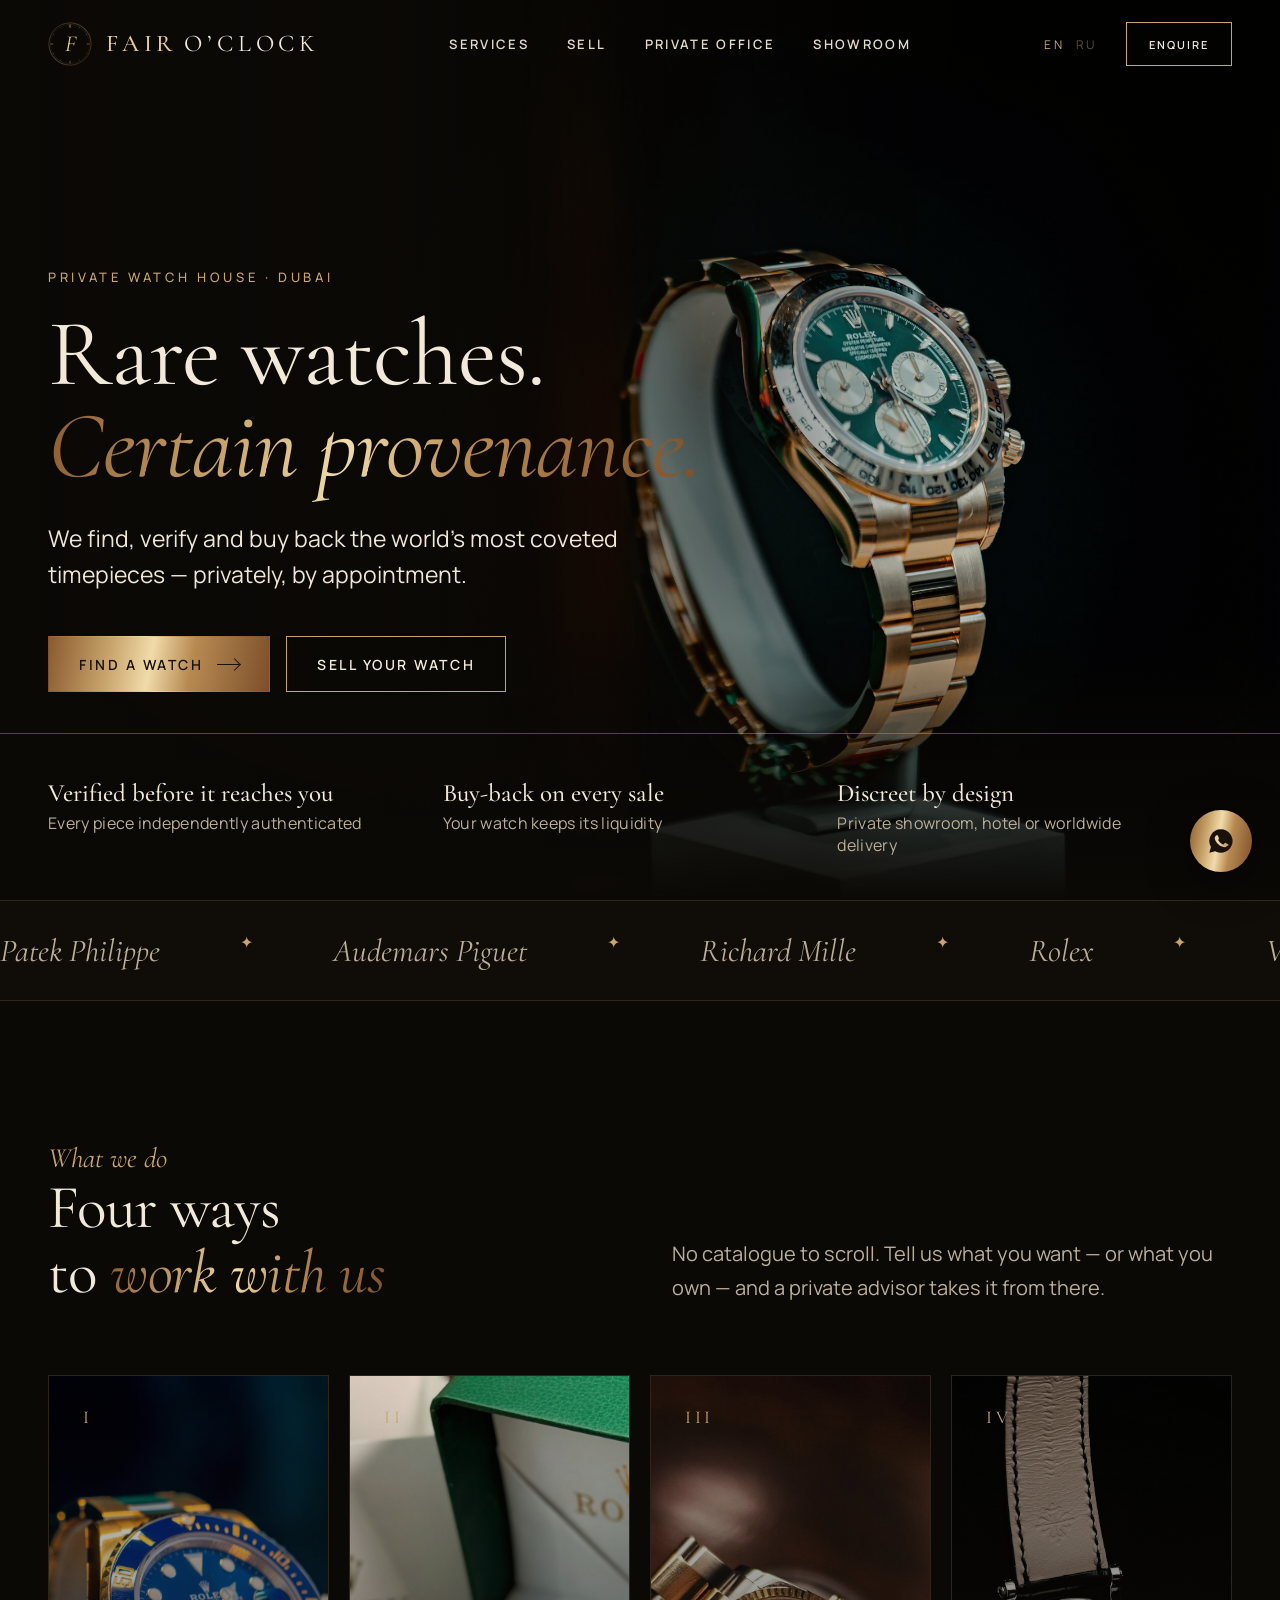
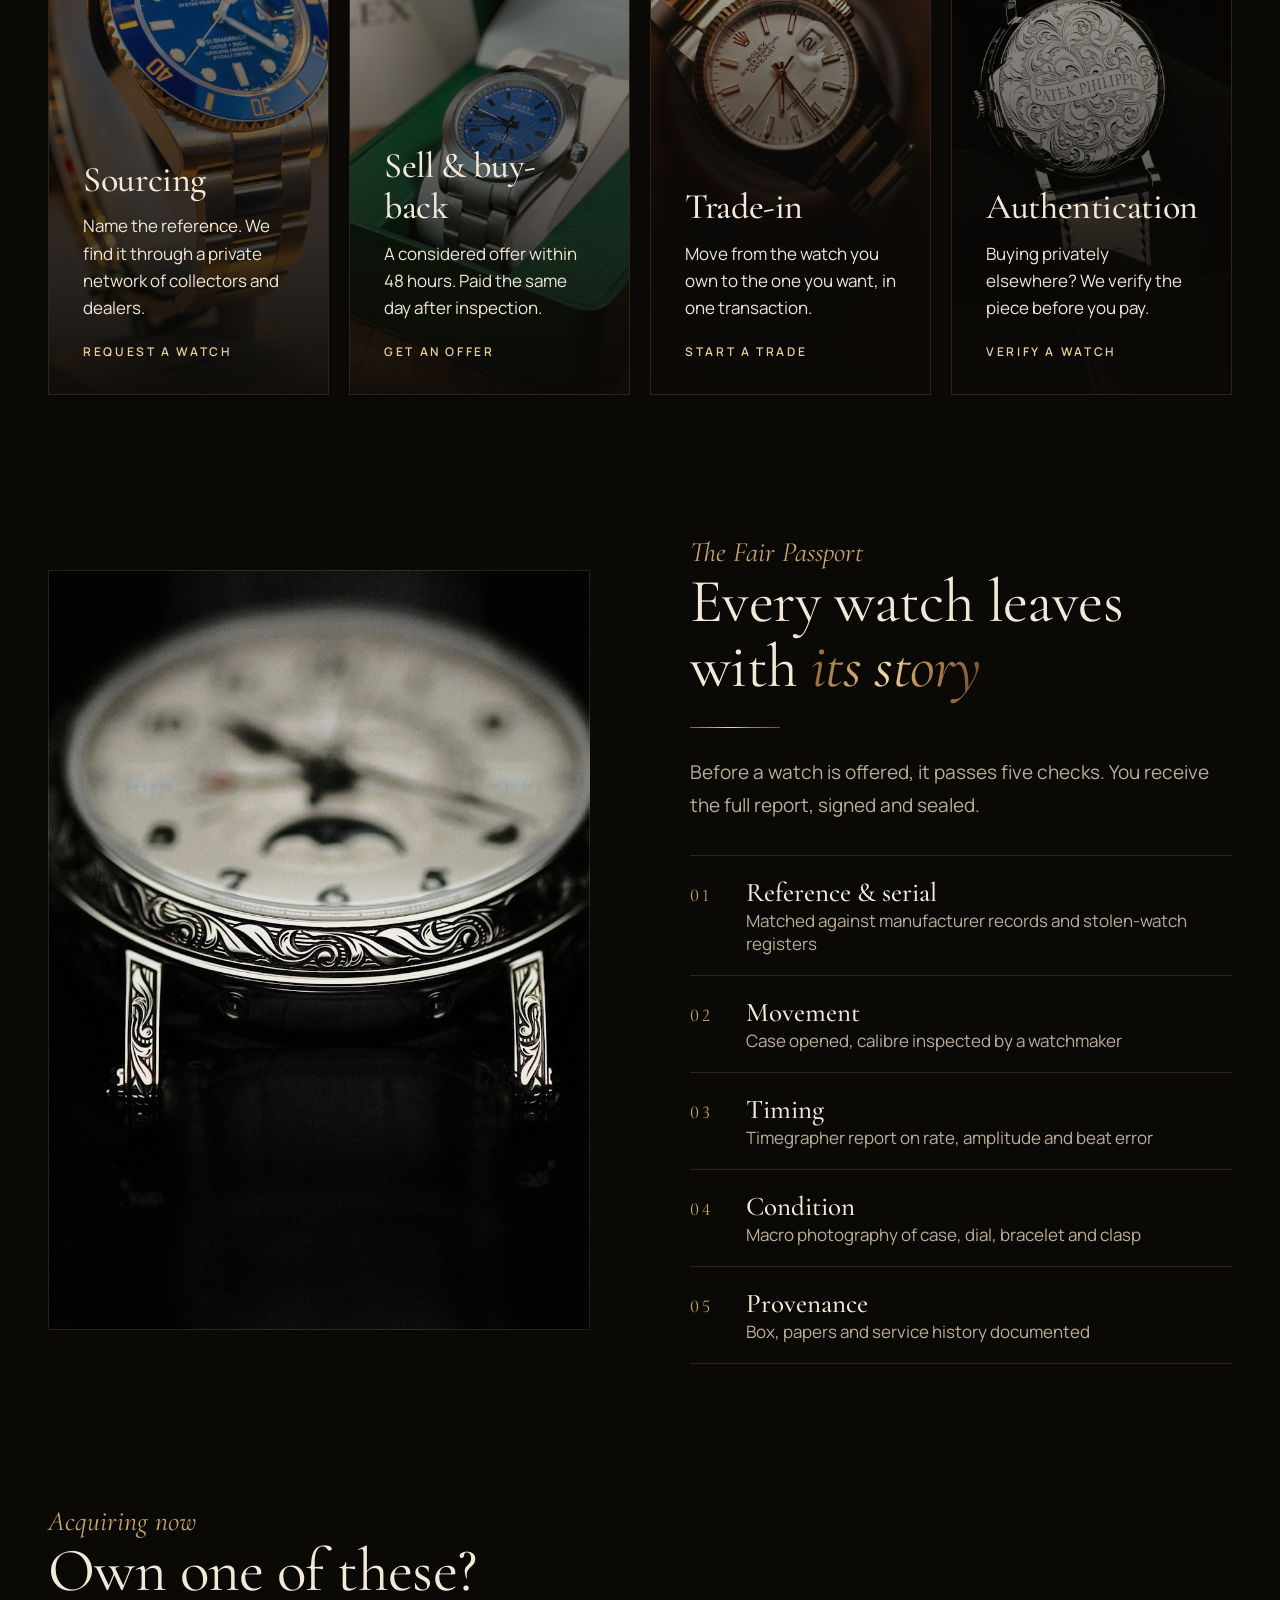
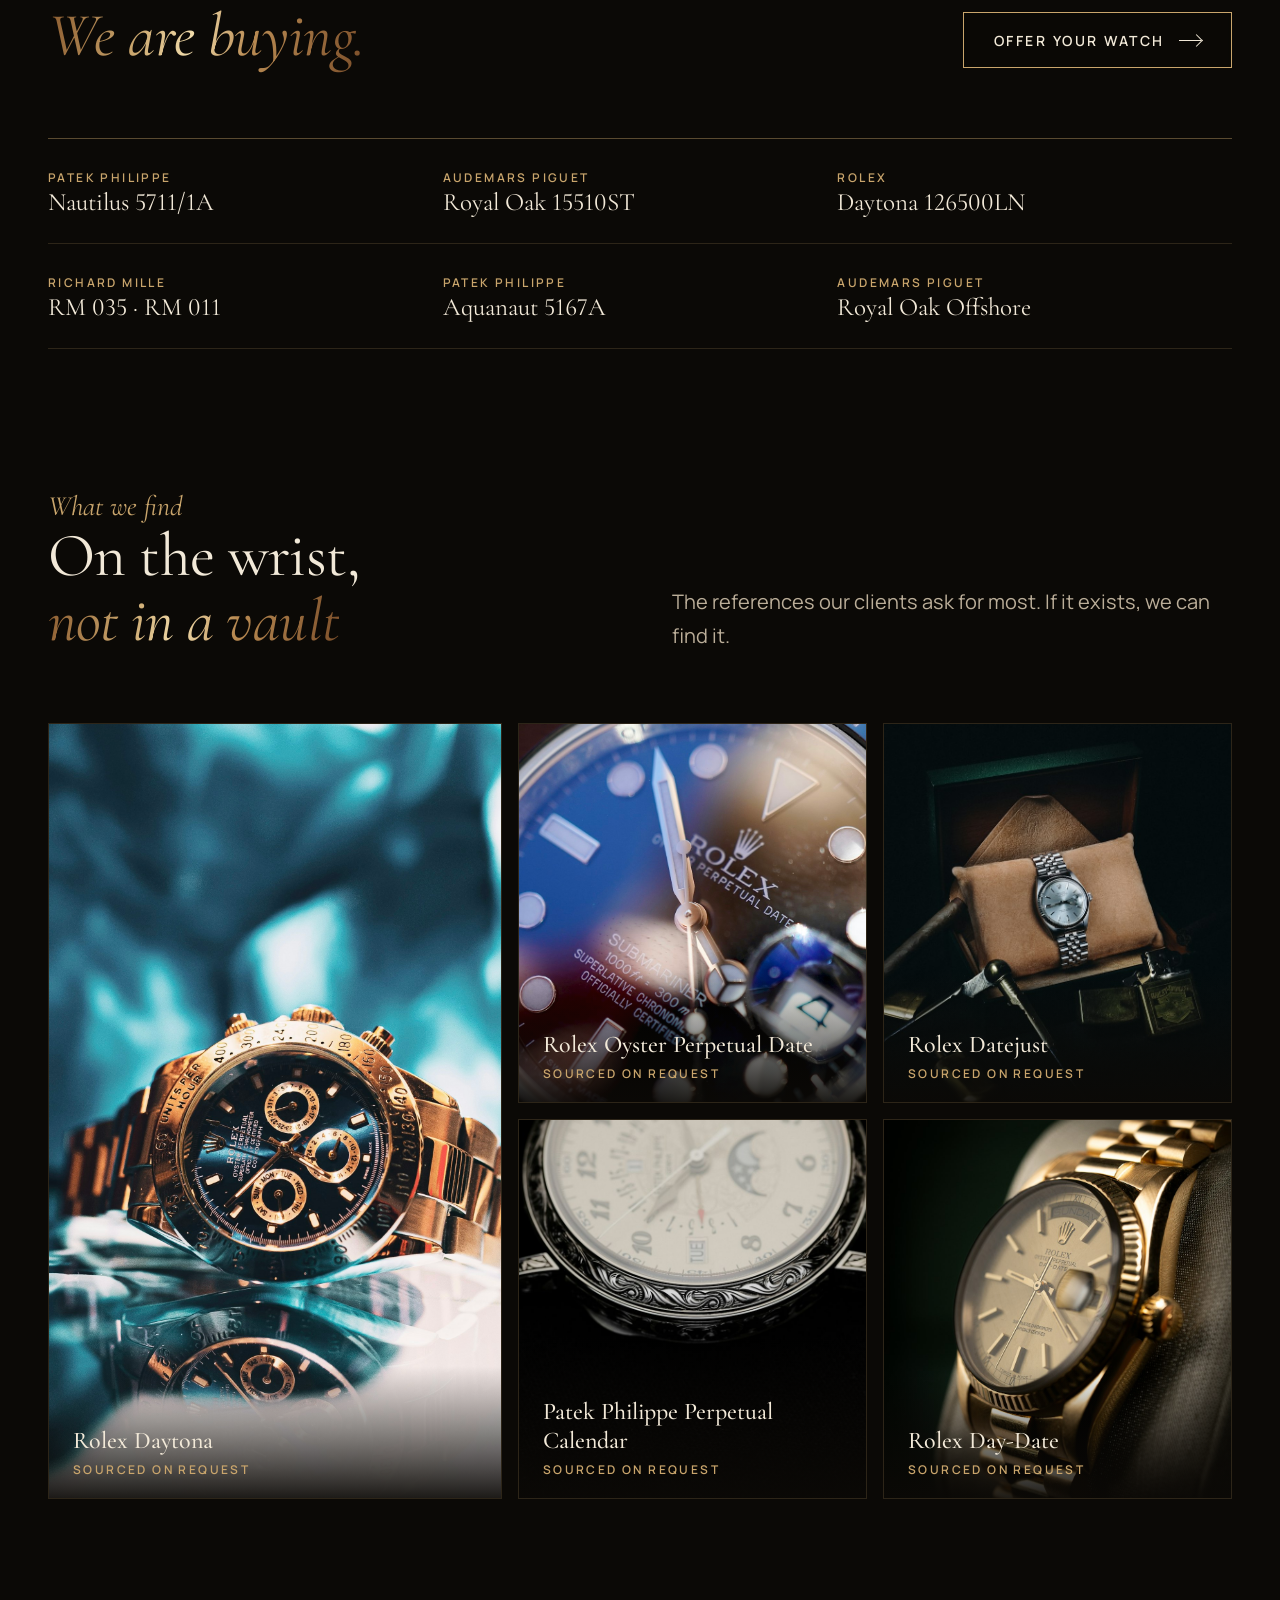
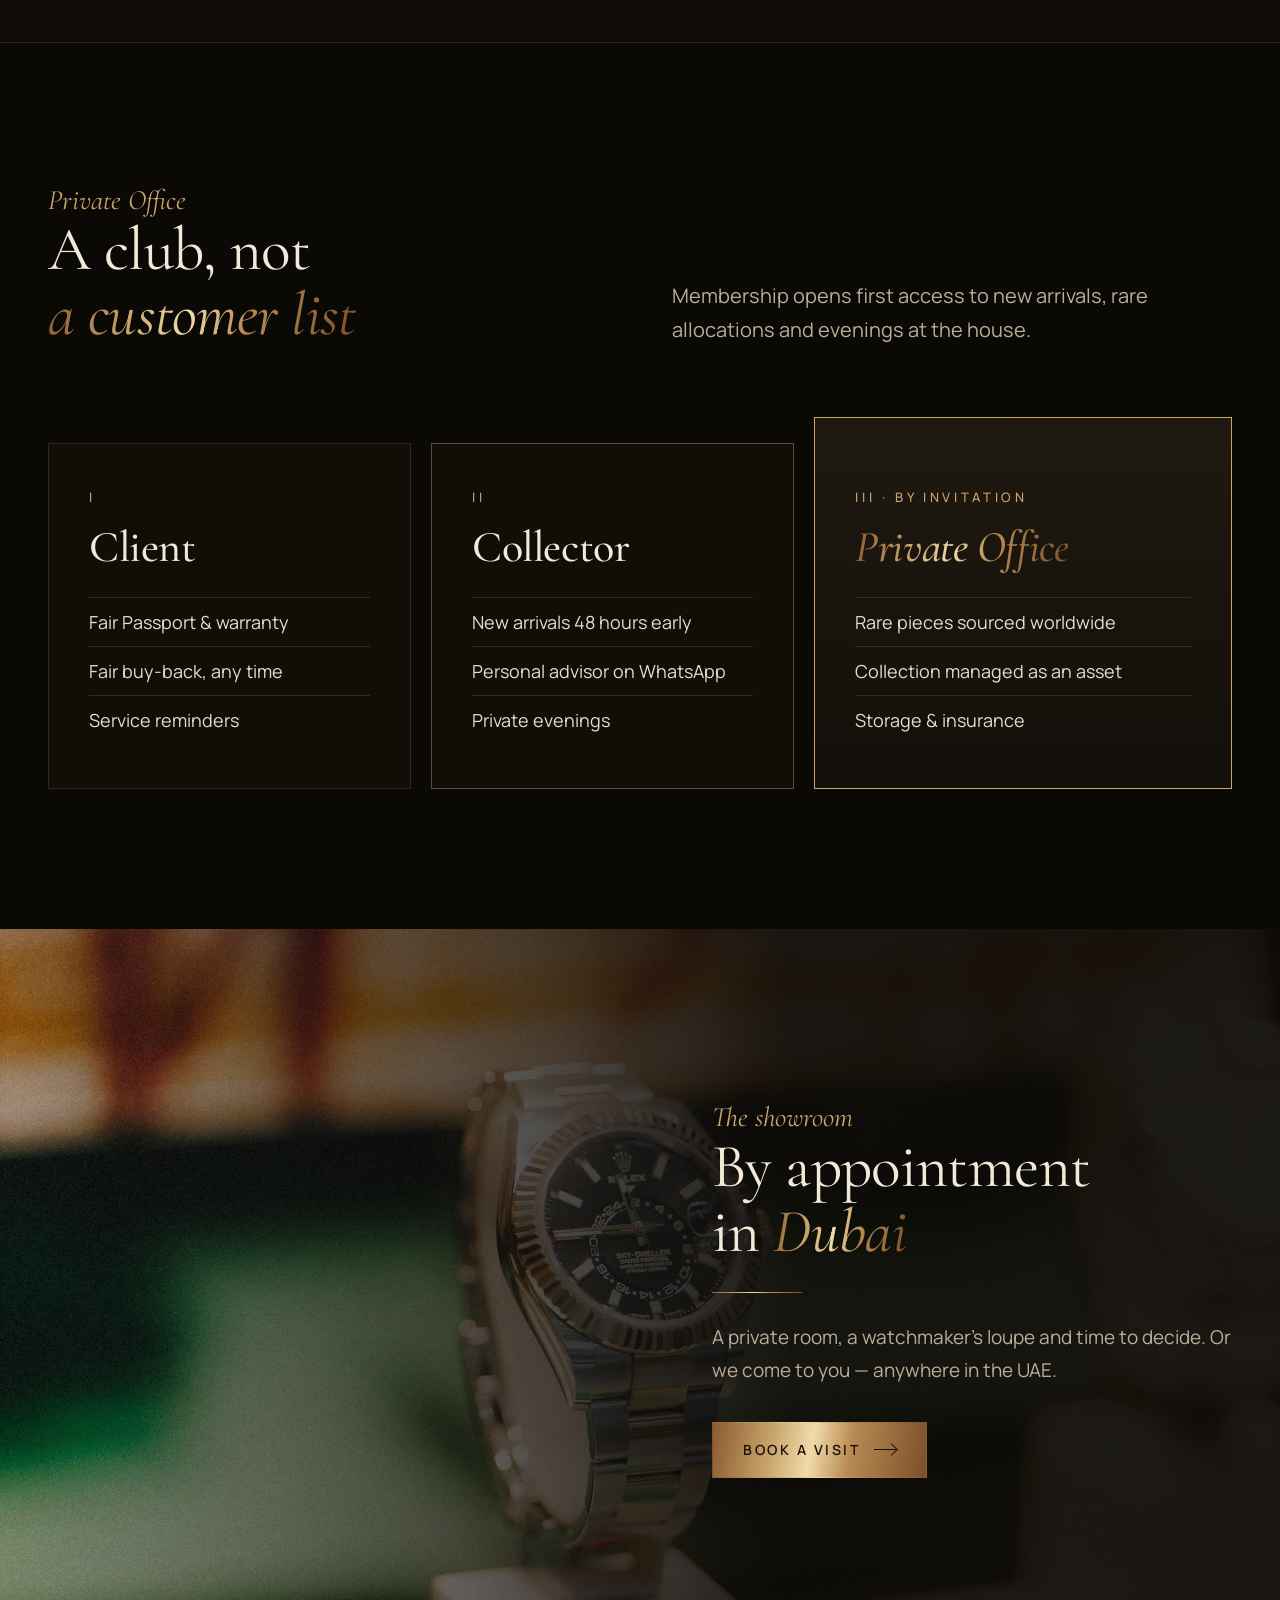
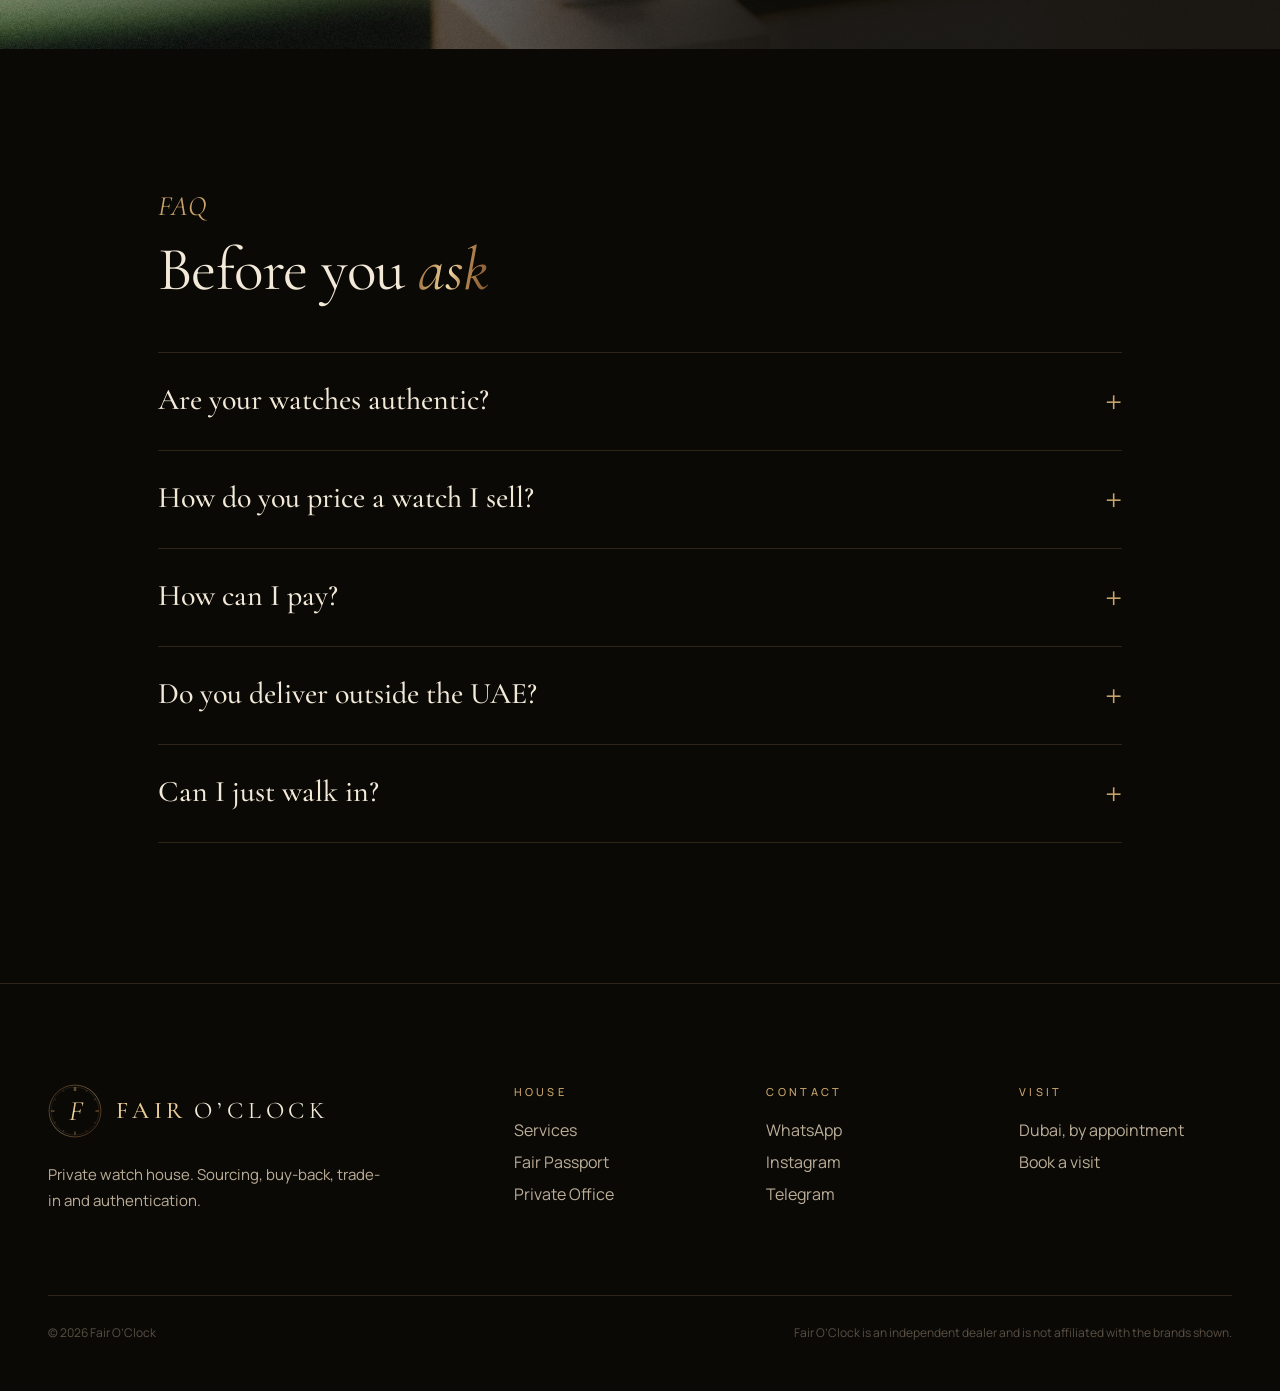
<file: index.html>
<!doctype html>
<html lang="en" data-lang="en">
<head>
<meta charset="utf-8">
<meta name="robots" content="noindex">
<meta name="viewport" content="width=device-width,initial-scale=1">
<title>Fair O’Clock — Private Watch House, Dubai</title>
<meta name="description" content="Fair O’Clock sources, verifies and buys back the world's most coveted watches. Private showroom in Dubai, by appointment.">
<link rel="stylesheet" href="assets/tokens.css?v=4">
<link rel="stylesheet" href="assets/site.css?v=4">
<style>
  .acq{display:grid;grid-template-columns:repeat(3,1fr);border-top:1px solid var(--line2)}
  .acq div{padding:26px 30px 26px 0;border-bottom:1px solid var(--line)}
  .acq b{display:block;font-family:var(--serif);font-weight:400;font-size:25px;color:var(--cream)}
  .acq small{font-size:12px;letter-spacing:.2em;text-transform:uppercase;color:var(--gold)}
  @media (max-width:680px){.acq{grid-template-columns:1fr}}
</style>
</head>
<body>

<!-- NAV -->
<header class="nav" id="nav">
  <div class="wrap">
    <a href="#top" class="brand"><svg data-mark width="44" height="44"></svg><span class="wm"><small>FAIR</small><b>O&#8217;CLOCK</b></span></a>
    <nav class="links">
      <a href="#services"><span class="en">Services</span><span class="ru">Услуги</span></a>
      <a href="#enquire" data-tab="sell"><span class="en">Sell</span><span class="ru">Продать</span></a>
      <a href="#club"><span class="en">Private Office</span><span class="ru">Клуб</span></a>
      <a href="#showroom"><span class="en">Showroom</span><span class="ru">Шоурум</span></a>
    </nav>
    <div class="nav-r">
      <div class="lang"><button data-set="en" class="on">EN</button><button data-set="ru">RU</button></div>
      <a href="#enquire" class="btn ghost"><span class="en">Enquire</span><span class="ru">Заявка</span></a>
    </div>
  </div>
</header>

<!-- HERO -->
<section class="hero" id="top">
  <div class="ph"><img data-ph="hero" alt=""></div>
  <div class="wrap in">
    <div class="cap rv">Private Watch House · Dubai</div>
    <h1 class="rv"><span class="en">Rare watches.<br><em>Certain provenance.</em></span><span class="ru">Редкие часы.<br><em>Безупречная история.</em></span></h1>
    <p class="sub rv"><span class="en">We find, verify and buy back the world's most coveted timepieces — privately, by appointment.</span><span class="ru">Находим, проверяем и выкупаем самые желанные часы мира — приватно, по записи.</span></p>
    <div class="ctas rv">
      <a href="#enquire" data-tab="find" class="btn solid"><span class="en">Find a watch</span><span class="ru">Найти часы</span><i class="ar"></i></a>
      <a href="#enquire" data-tab="sell" class="btn ghost"><span class="en">Sell your watch</span><span class="ru">Продать часы</span></a>
    </div>
  </div>
  <div class="trust"><div class="wrap">
    <div><div><b class="en">Verified before it reaches you</b><b class="ru">Проверено до передачи вам</b><span class="en">Every piece independently authenticated</span><span class="ru">Независимая экспертиза каждого экземпляра</span></div></div>
    <div><div><b class="en">Buy-back on every sale</b><b class="ru">Выкуп каждых часов</b><span class="en">Your watch keeps its liquidity</span><span class="ru">Часы остаются ликвидным активом</span></div></div>
    <div><div><b class="en">Discreet by design</b><b class="ru">Конфиденциально</b><span class="en">Private showroom, hotel or worldwide delivery</span><span class="ru">Шоурум, отель или доставка по миру</span></div></div>
  </div></div>
</section>

<!-- BRANDS -->
<div class="brands"><div class="track">
  <span>Patek Philippe</span><i>✦</i><span>Audemars Piguet</span><i>✦</i><span>Richard Mille</span><i>✦</i><span>Rolex</span><i>✦</i><span>Vacheron Constantin</span><i>✦</i><span>A. Lange &amp; Söhne</span><i>✦</i><span>F.P. Journe</span><i>✦</i>
  <span>Patek Philippe</span><i>✦</i><span>Audemars Piguet</span><i>✦</i><span>Richard Mille</span><i>✦</i><span>Rolex</span><i>✦</i><span>Vacheron Constantin</span><i>✦</i><span>A. Lange &amp; Söhne</span><i>✦</i><span>F.P. Journe</span><i>✦</i>
</div></div>

<!-- SERVICES -->
<section class="blk" id="services"><div class="wrap">
  <div class="head rv">
    <div><div class="kick"><span class="en">What we do</span><span class="ru">Что мы делаем</span></div><h2><span class="en">Four ways<br>to <em>work with us</em></span><span class="ru">Четыре способа<br><em>работать с нами</em></span></h2></div>
    <p class="muted"><span class="en">No catalogue to scroll. Tell us what you want — or what you own — and a private advisor takes it from there.</span><span class="ru">Без каталога и бесконечной ленты. Скажите, что ищете или что хотите продать, — дальше работает личный советник.</span></p>
  </div>
  <div class="svc">
    <a class="card rv" href="#enquire" data-tab="find"><div class="ph"><img data-ph="sourcing" alt=""></div><span class="n">I</span>
      <h3><span class="en">Sourcing</span><span class="ru">Поиск</span></h3><p><span class="en">Name the reference. We find it through a private network of collectors and dealers.</span><span class="ru">Назовите референс — найдём через закрытую сеть коллекционеров и дилеров.</span></p><span class="go"><span class="en">Request a watch</span><span class="ru">Запросить часы</span><i class="ar"></i></span></a>
    <a class="card rv" href="#enquire" data-tab="sell"><div class="ph"><img data-ph="sell" alt=""></div><span class="n">II</span>
      <h3><span class="en">Sell &amp; buy-back</span><span class="ru">Выкуп</span></h3><p><span class="en">A considered offer within 48 hours. Paid the same day after inspection.</span><span class="ru">Предложение за 48 часов. Оплата в день осмотра.</span></p><span class="go"><span class="en">Get an offer</span><span class="ru">Получить оценку</span><i class="ar"></i></span></a>
    <a class="card rv" href="#enquire" data-tab="sell"><div class="ph"><img data-ph="tradein" alt=""></div><span class="n">III</span>
      <h3><span class="en">Trade-in</span><span class="ru">Обмен</span></h3><p><span class="en">Move from the watch you own to the one you want, in one transaction.</span><span class="ru">От часов, что у вас есть, к тем, что вы хотите, — одной сделкой.</span></p><span class="go"><span class="en">Start a trade</span><span class="ru">Начать обмен</span><i class="ar"></i></span></a>
    <a class="card rv" href="#passport"><div class="ph"><img data-ph="verify" alt=""></div><span class="n">IV</span>
      <h3><span class="en">Authentication</span><span class="ru">Экспертиза</span></h3><p><span class="en">Buying privately elsewhere? We verify the piece before you pay.</span><span class="ru">Покупаете у частного лица? Проверим часы до оплаты.</span></p><span class="go"><span class="en">Verify a watch</span><span class="ru">Проверить часы</span><i class="ar"></i></span></a>
  </div>
</div></section>

<!-- PASSPORT -->
<section class="blk" id="passport" style="padding-top:0"><div class="wrap split">
  <div class="ph-box rv"><img data-ph="passport" alt=""></div>
  <div class="rv">
    <div class="kick"><span class="en">The Fair Passport</span><span class="ru">Паспорт Fair</span></div>
    <h2><span class="en">Every watch leaves<br>with <em>its story</em></span><span class="ru">Каждые часы уходят<br>со <em>своей историей</em></span></h2>
    <div class="rule"></div>
    <p class="muted" style="margin-bottom:34px"><span class="en">Before a watch is offered, it passes five checks. You receive the full report, signed and sealed.</span><span class="ru">Прежде чем мы предложим часы, они проходят пять проверок. Вы получаете полный отчёт с подписью и печатью.</span></p>
    <ul class="pass">
      <li><span>01</span><div><b class="en">Reference &amp; serial</b><b class="ru">Референс и серийный номер</b><em class="en">Matched against manufacturer records and stolen-watch registers</em><em class="ru">Сверка с данными производителя и базами украденных часов</em></div></li>
      <li><span>02</span><div><b class="en">Movement</b><b class="ru">Механизм</b><em class="en">Case opened, calibre inspected by a watchmaker</em><em class="ru">Корпус вскрыт, калибр осмотрен часовщиком</em></div></li>
      <li><span>03</span><div><b class="en">Timing</b><b class="ru">Точность</b><em class="en">Timegrapher report on rate, amplitude and beat error</em><em class="ru">Отчёт хронокомпаратора: ход, амплитуда, ошибка такта</em></div></li>
      <li><span>04</span><div><b class="en">Condition</b><b class="ru">Состояние</b><em class="en">Macro photography of case, dial, bracelet and clasp</em><em class="ru">Макросъёмка корпуса, циферблата, браслета и застёжки</em></div></li>
      <li><span>05</span><div><b class="en">Provenance</b><b class="ru">Происхождение</b><em class="en">Box, papers and service history documented</em><em class="ru">Коробка, документы и история обслуживания</em></div></li>
    </ul>
  </div>
</div></section>

<!-- ACQUIRING NOW -->
<section class="blk" style="padding-top:0"><div class="wrap">
  <div class="head rv">
    <div><div class="kick"><span class="en">Acquiring now</span><span class="ru">Сейчас ищем</span></div><h2><span class="en">Own one of these?<br><em>We are buying.</em></span><span class="ru">Есть такие часы?<br><em>Мы покупаем.</em></span></h2></div>
    <a href="#enquire" data-tab="sell" class="btn ghost"><span class="en">Offer your watch</span><span class="ru">Предложить часы</span><i class="ar"></i></a>
  </div>
  <div class="acq rv">
    <div><small>Patek Philippe</small><b>Nautilus 5711/1A</b></div>
    <div><small>Audemars Piguet</small><b>Royal Oak 15510ST</b></div>
    <div><small>Rolex</small><b>Daytona 126500LN</b></div>
    <div><small>Richard Mille</small><b>RM 035 · RM 011</b></div>
    <div><small>Patek Philippe</small><b>Aquanaut 5167A</b></div>
    <div><small>Audemars Piguet</small><b>Royal Oak Offshore</b></div>
  </div>
</div></section>

<!-- GALLERY -->
<section class="blk" style="padding-top:0"><div class="wrap">
  <div class="head rv">
    <div><div class="kick"><span class="en">What we find</span><span class="ru">Что мы находим</span></div><h2><span class="en">On the wrist,<br><em>not in a vault</em></span><span class="ru">На руке,<br><em>а не в сейфе</em></span></h2></div>
    <p class="muted"><span class="en">The references our clients ask for most. If it exists, we can find it.</span><span class="ru">Модели, которые у нас просят чаще всего. Если часы существуют — мы их найдём.</span></p>
  </div>
  <div class="gal">
    <figure class="rv"><img data-ph="g1" alt=""><figcaption data-cap="g1"></figcaption></figure>
    <figure class="rv"><img data-ph="g2" alt=""><figcaption data-cap="g2"></figcaption></figure>
    <figure class="rv"><img data-ph="g3" alt=""><figcaption data-cap="g3"></figcaption></figure>
    <figure class="rv"><img data-ph="g4" alt=""><figcaption data-cap="g4"></figcaption></figure>
    <figure class="rv"><img data-ph="g5" alt=""><figcaption data-cap="g5"></figcaption></figure>
  </div>
</div></section>

<!-- STEPS -->
<section class="blk" style="padding-top:0"><div class="wrap">
  <div class="head rv"><div><div class="kick"><span class="en">How it works</span><span class="ru">Как это работает</span></div><h2><span class="en">Three steps,<br><em>one advisor</em></span><span class="ru">Три шага,<br><em>один советник</em></span></h2></div></div>
  <div class="steps">
    <div class="rv"><div class="num">1</div><h3><span class="en">Tell us</span><span class="ru">Напишите нам</span></h3><p class="muted"><span class="en">The watch you want, or the one you own. WhatsApp, form or call.</span><span class="ru">Какие часы ищете или какие продаёте. WhatsApp, форма или звонок.</span></p></div>
    <div class="rv"><div class="num">2</div><h3><span class="en">We verify</span><span class="ru">Мы проверяем</span></h3><p class="muted"><span class="en">Your advisor sources or inspects the piece and sends the Fair Passport.</span><span class="ru">Советник находит или осматривает часы и присылает паспорт Fair.</span></p></div>
    <div class="rv"><div class="num">3</div><h3><span class="en">It's done</span><span class="ru">Сделка</span></h3><p class="muted"><span class="en">In our showroom, at your hotel, or insured delivery worldwide.</span><span class="ru">В шоуруме, в вашем отеле или застрахованной доставкой по миру.</span></p></div>
  </div>
</div></section>

<!-- ENQUIRY -->
<section class="blk enq" id="enquire"><div class="wrap split" style="align-items:start">
  <div class="rv">
    <div class="kick"><span class="en">Private enquiry</span><span class="ru">Частный запрос</span></div>
    <h2><span class="en">Your advisor<br>replies <em>today</em></span><span class="ru">Советник ответит<br><em>сегодня</em></span></h2>
    <div class="rule"></div>
    <p class="muted"><span class="en">Every enquiry is handled by one person, start to finish. Offers are confirmed after inspection — no surprises.</span><span class="ru">Каждый запрос ведёт один человек от начала до конца. Цена подтверждается после осмотра — без сюрпризов.</span></p>
    <div class="ph-box" style="height:380px;margin-top:44px"><img data-ph="enquiry" alt=""></div>
  </div>
  <div class="rv">
    <div class="tabs"><button data-t="find" class="on"><span class="en">Find a watch</span><span class="ru">Найти</span></button><button data-t="sell"><span class="en">Sell / trade</span><span class="ru">Продать / обмен</span></button><button data-t="visit"><span class="en">Visit</span><span class="ru">Визит</span></button></div>
    <form id="form">
      <div data-pane="find">
        <div class="row"><label><span class="en">Brand</span><span class="ru">Марка</span><select name="brand"><option>Patek Philippe</option><option>Audemars Piguet</option><option>Richard Mille</option><option>Rolex</option><option>Vacheron Constantin</option><option>A. Lange &amp; Söhne</option><option data-ru="Другая">Other</option></select></label>
          <label><span class="en">Model or reference</span><span class="ru">Модель или референс</span><input name="model" placeholder="Nautilus 5711/1A"></label></div>
        <div class="row"><label><span class="en">Budget, USD</span><span class="ru">Бюджет, USD</span><select name="budget"><option>50–100k</option><option>100–250k</option><option>250–500k</option><option>500k+</option></select></label>
          <label><span class="en">When</span><span class="ru">Срок</span><select name="when"><option data-ru="В этом месяце">This month</option><option data-ru="За 3 месяца">Within 3 months</option><option data-ru="Не срочно">No rush</option></select></label></div>
      </div>
      <div data-pane="sell" hidden>
        <div class="row"><label><span class="en">Brand &amp; model</span><span class="ru">Марка и модель</span><input name="own" placeholder="Royal Oak 15500ST"></label>
          <label><span class="en">Year</span><span class="ru">Год</span><input name="year" placeholder="2021"></label></div>
        <div class="row"><label><span class="en">Box &amp; papers</span><span class="ru">Коробка и документы</span><select name="papers"><option data-ru="Полный комплект">Full set</option><option data-ru="Только документы">Papers only</option><option data-ru="Только часы">Watch only</option></select></label>
          <label><span class="en">I want to</span><span class="ru">Хочу</span><select name="intent"><option data-ru="Продать">Sell</option><option data-ru="Обменять">Trade in</option><option data-ru="Сдать на комиссию">Consign</option></select></label></div>
        <div class="row" style="grid-template-columns:1fr"><label><span class="en">Photos — you can send them in WhatsApp</span><span class="ru">Фото — можно прислать в WhatsApp</span><input type="file" multiple accept="image/*" style="font-size:14px;color:var(--muted)"></label></div>
      </div>
      <div data-pane="visit" hidden>
        <div class="row"><label><span class="en">Preferred date</span><span class="ru">Дата</span><input type="date" name="date"></label>
          <label><span class="en">Where</span><span class="ru">Где</span><select name="where"><option data-ru="Шоурум">Showroom</option><option data-ru="Мой отель">My hotel</option><option data-ru="Видеозвонок">Video call</option></select></label></div>
      </div>
      <div class="row"><label><span class="en">Name</span><span class="ru">Имя</span><input name="name" required></label>
        <label><span class="en">WhatsApp</span><span class="ru">WhatsApp</span><input name="phone" type="tel" placeholder="+971" required></label></div>
      <button class="btn solid" type="submit" style="margin-top:16px"><span class="en">Send to my advisor</span><span class="ru">Отправить советнику</span><i class="ar"></i></button>
      <p class="note"><span class="en">Sent privately to WhatsApp. We never share your details.</span><span class="ru">Отправляется лично в WhatsApp. Ваши данные никому не передаются.</span></p>
    </form>
  </div>
</div></section>

<!-- CLUB -->
<section class="blk" id="club"><div class="wrap">
  <div class="head rv">
    <div><div class="kick">Private Office</div><h2><span class="en">A club, not<br><em>a customer list</em></span><span class="ru">Клуб, а не<br><em>база клиентов</em></span></h2></div>
    <p class="muted"><span class="en">Membership opens first access to new arrivals, rare allocations and evenings at the house.</span><span class="ru">Членство открывает первый доступ к поступлениям, редким моделям и закрытым вечерам дома.</span></p>
  </div>
  <div class="tiers">
    <div class="tier rv"><div class="cap">I</div><h3>Client</h3><ul><li class="en">Fair Passport &amp; warranty</li><li class="ru">Паспорт и гарантия</li><li class="en">Fair buy-back, any time</li><li class="ru">Честный выкуп в любой момент</li><li class="en">Service reminders</li><li class="ru">Напоминания о сервисе</li></ul></div>
    <div class="tier rv" style="border-color:var(--line2)"><div class="cap">II</div><h3>Collector</h3><ul><li class="en">New arrivals 48 hours early</li><li class="ru">Поступления на 48 часов раньше</li><li class="en">Personal advisor on WhatsApp</li><li class="ru">Личный советник в WhatsApp</li><li class="en">Private evenings</li><li class="ru">Закрытые вечера</li></ul></div>
    <div class="tier hi rv"><div class="cap">III · <span class="en">By invitation</span><span class="ru">По приглашению</span></div><h3><em>Private Office</em></h3><ul><li class="en">Rare pieces sourced worldwide</li><li class="ru">Редкие модели со всего мира</li><li class="en">Collection managed as an asset</li><li class="ru">Коллекция как актив</li><li class="en">Storage &amp; insurance</li><li class="ru">Хранение и страхование</li></ul></div>
  </div>
</div></section>

<!-- SHOWROOM -->
<section class="show" id="showroom">
  <div class="ph"><img data-ph="showroom" alt=""></div>
  <div class="wrap in"><div class="box rv">
    <div class="kick"><span class="en">The showroom</span><span class="ru">Шоурум</span></div>
    <h2><span class="en">By appointment<br>in <em>Dubai</em></span><span class="ru">По записи<br>в <em>Дубае</em></span></h2>
    <div class="rule"></div>
    <p class="muted"><span class="en">A private room, a watchmaker's loupe and time to decide. Or we come to you — anywhere in the UAE.</span><span class="ru">Отдельная комната, лупа часовщика и время подумать. Или мы приедем к вам — в любую точку ОАЭ.</span></p>
    <a href="#enquire" data-tab="visit" class="btn solid" style="margin-top:36px"><span class="en">Book a visit</span><span class="ru">Записаться</span><i class="ar"></i></a>
  </div></div>
</section>

<!-- FAQ -->
<section class="blk faq"><div class="wrap" style="max-width:1060px">
  <div class="kick rv" style="margin-bottom:14px">FAQ</div>
  <h2 class="rv" style="margin-bottom:50px"><span class="en">Before you <em>ask</em></span><span class="ru">Частые <em>вопросы</em></span></h2>
  <details class="rv"><summary><span class="en">Are your watches authentic?</span><span class="ru">Часы точно оригинальные?</span></summary><p><span class="en">Every piece passes the five checks of the Fair Passport before it is offered. If a watch ever proves otherwise, we refund it in full.</span><span class="ru">Каждые часы проходят пять проверок паспорта Fair. Если подлинность когда-либо не подтвердится — вернём деньги полностью.</span></p></details>
  <details class="rv"><summary><span class="en">How do you price a watch I sell?</span><span class="ru">Как вы оцениваете мои часы?</span></summary><p><span class="en">By recent transaction data for the exact reference, condition and set. The offer is confirmed after inspection.</span><span class="ru">По данным последних сделок с этим референсом, состоянием и комплектом. Цена подтверждается после осмотра.</span></p></details>
  <details class="rv"><summary><span class="en">How can I pay?</span><span class="ru">Как оплатить?</span></summary><p><span class="en">Bank transfer, card, or digital assets through a licensed partner. Large transactions follow UAE KYC rules.</span><span class="ru">Банковский перевод, карта или цифровые активы через лицензированного партнёра. Крупные сделки — с проверкой по правилам ОАЭ.</span></p></details>
  <details class="rv"><summary><span class="en">Do you deliver outside the UAE?</span><span class="ru">Доставляете за пределы ОАЭ?</span></summary><p><span class="en">Yes. Fully insured, door to door, with the Fair Passport inside.</span><span class="ru">Да. Полностью застрахованная доставка до двери, паспорт Fair внутри.</span></p></details>
  <details class="rv"><summary><span class="en">Can I just walk in?</span><span class="ru">Можно прийти без записи?</span></summary><p><span class="en">We work by appointment, so the room and the advisor are yours. Same-day visits are usually possible.</span><span class="ru">Мы работаем по записи, чтобы комната и советник были только вашими. Обычно можно записаться в тот же день.</span></p></details>
</div></section>

<footer><div class="wrap">
  <div class="cols">
    <div><a href="#top" class="brand"><svg data-mark width="54" height="54"></svg><span class="wm"><small>FAIR</small><b>O&#8217;CLOCK</b></span></a><p class="muted" style="margin-top:24px;max-width:340px;font-size:15px"><span class="en">Private watch house. Sourcing, buy-back, trade-in and authentication.</span><span class="ru">Частный часовой дом. Поиск, выкуп, обмен и экспертиза.</span></p></div>
    <div><h4><span class="en">House</span><span class="ru">Дом</span></h4><ul><li><a href="#services"><span class="en">Services</span><span class="ru">Услуги</span></a></li><li><a href="#passport"><span class="en">Fair Passport</span><span class="ru">Паспорт Fair</span></a></li><li><a href="#club">Private Office</a></li></ul></div>
    <div><h4><span class="en">Contact</span><span class="ru">Контакты</span></h4><ul><li>WhatsApp</li><li>Instagram</li><li>Telegram</li></ul></div>
    <div><h4><span class="en">Visit</span><span class="ru">Визит</span></h4><ul><li><span class="en">Dubai, by appointment</span><span class="ru">Дубай, по записи</span></li><li><a href="#enquire" data-tab="visit"><span class="en">Book a visit</span><span class="ru">Записаться</span></a></li></ul></div>
  </div>
  <div class="legal"><span>© 2026 Fair O’Clock</span><span class="en">Fair O’Clock is an independent dealer and is not affiliated with the brands shown.</span><span class="ru">Fair O’Clock — независимый дилер, не связанный с представленными брендами.</span></div>
</div></footer>

<a class="wa" href="#enquire" aria-label="WhatsApp"><svg viewBox="0 0 24 24" fill="#1A120A"><path d="M12 2a10 10 0 0 0-8.6 15.1L2 22l5-1.3A10 10 0 1 0 12 2zm5.3 14.1c-.2.6-1.3 1.2-1.8 1.2-.5.1-1 .1-3.2-.7-2.7-1.1-4.4-3.9-4.6-4.1-.1-.2-1.1-1.5-1.1-2.8s.7-2 1-2.3c.2-.3.5-.3.7-.3h.5c.2 0 .4 0 .6.5l.8 2c.1.2.1.3 0 .5l-.4.6c-.1.2-.3.3-.1.6.2.3.8 1.3 1.7 2.1 1.1 1 2.1 1.3 2.4 1.5.3.1.5.1.6-.1l.9-1c.2-.3.4-.2.6-.1l1.9.9c.3.1.5.2.5.3.1.2.1.7-.1 1.2z"/></svg></a>

<script src="assets/photos.js?v=4"></script>
<script src="assets/mark.js?v=4"></script>
<script src="assets/site.js?v=4"></script>
</body>
</html>
</file>
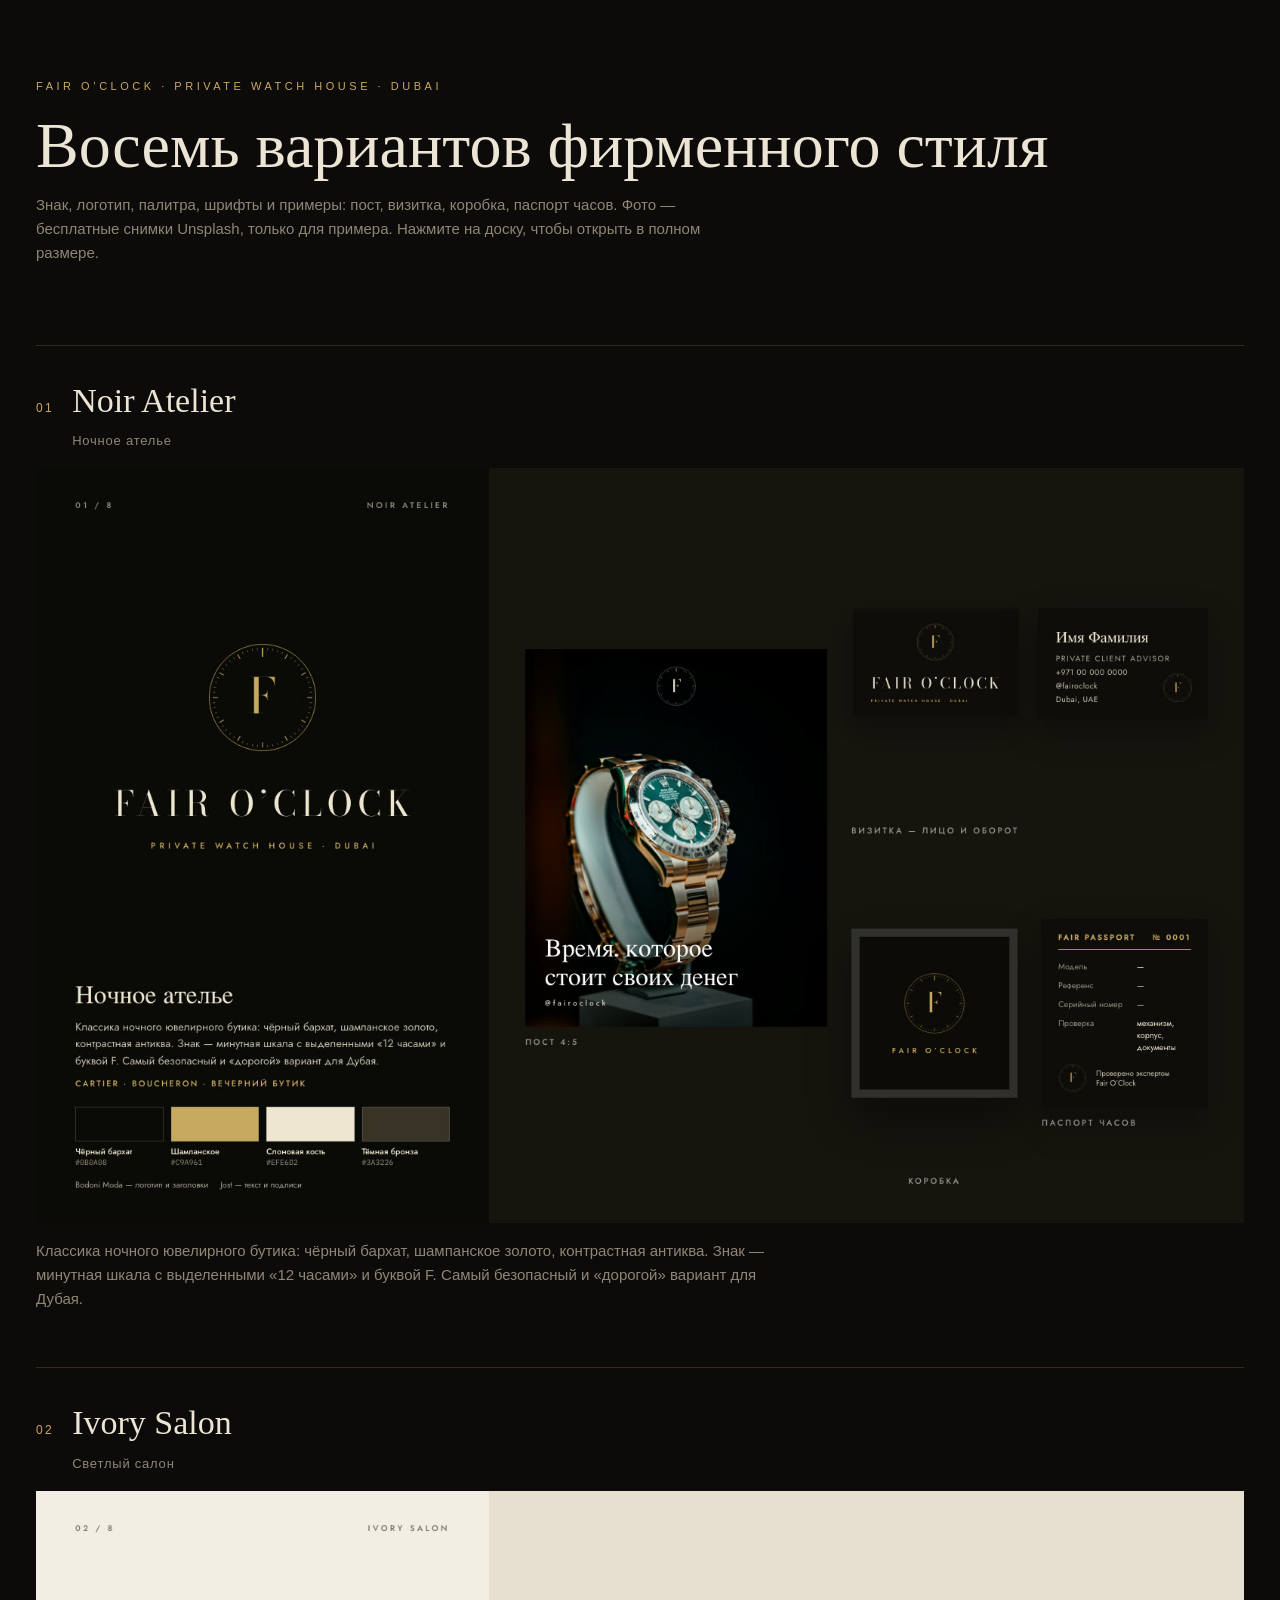
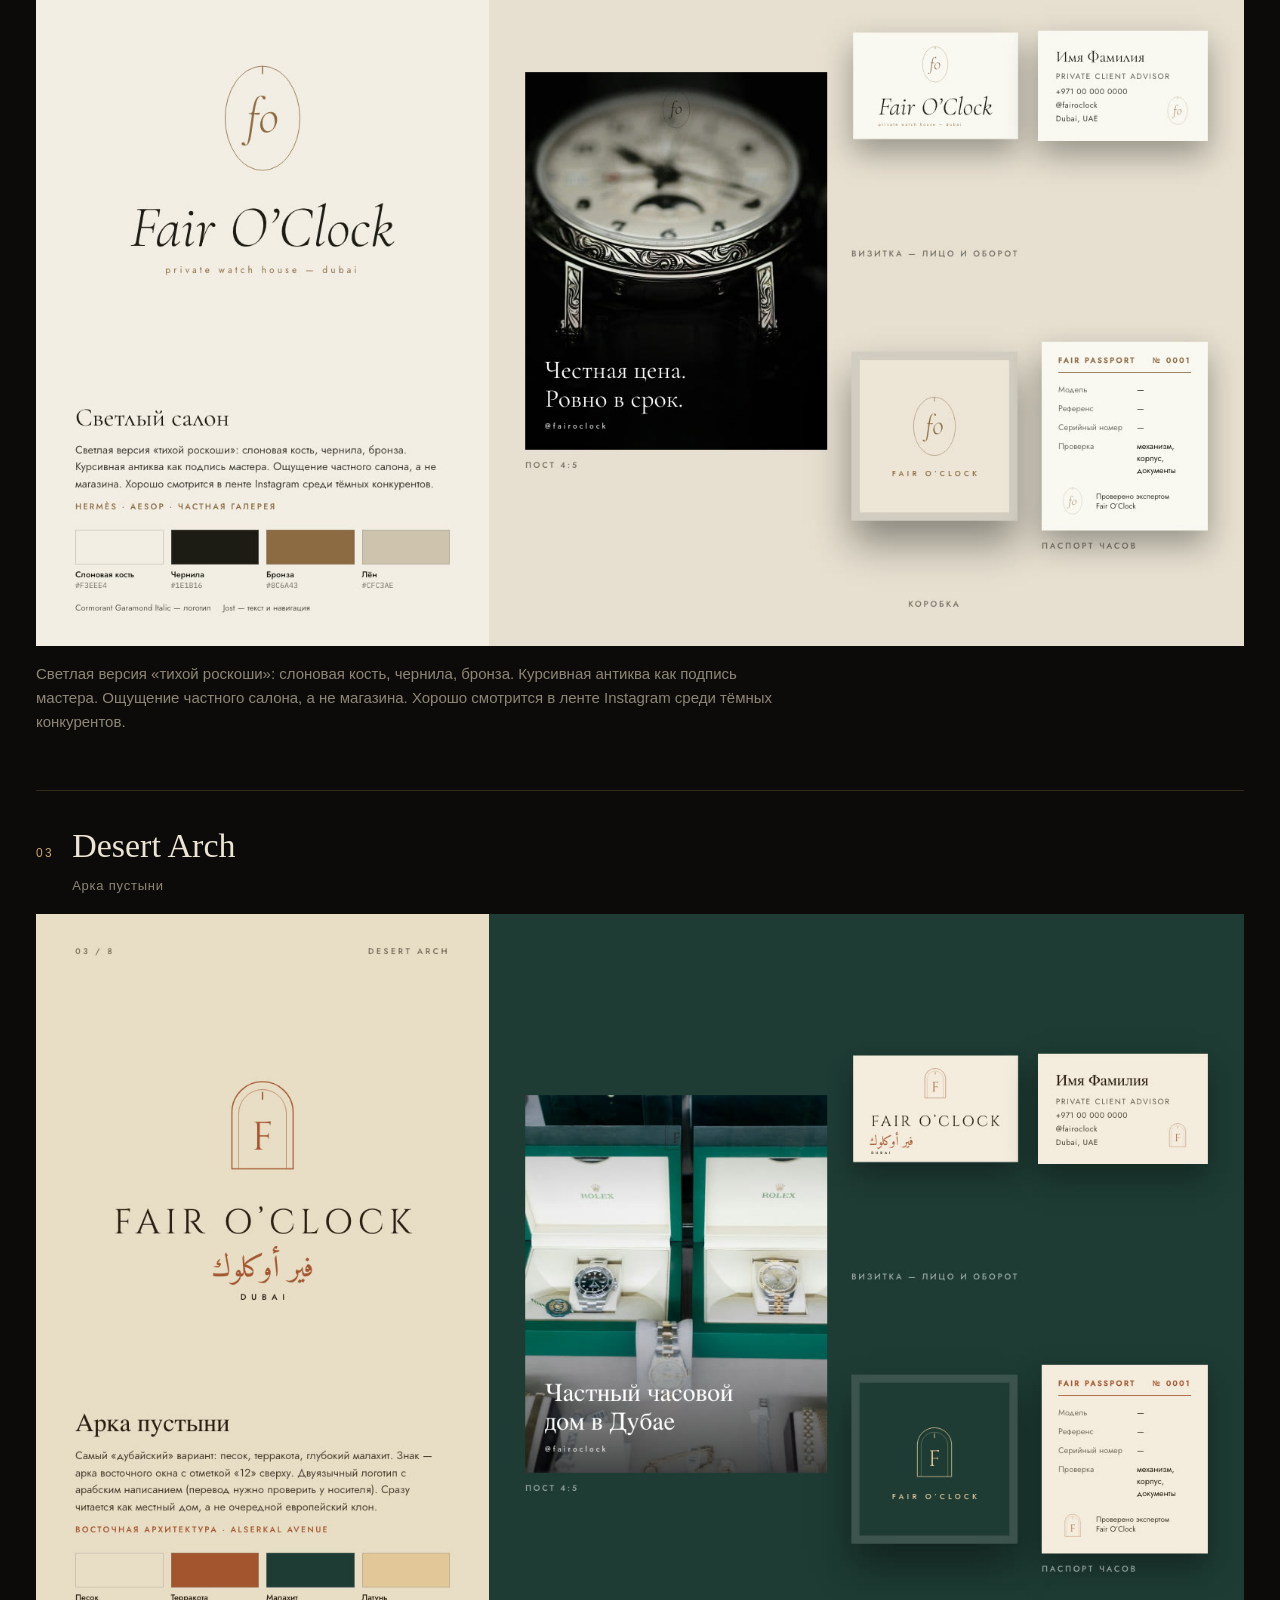
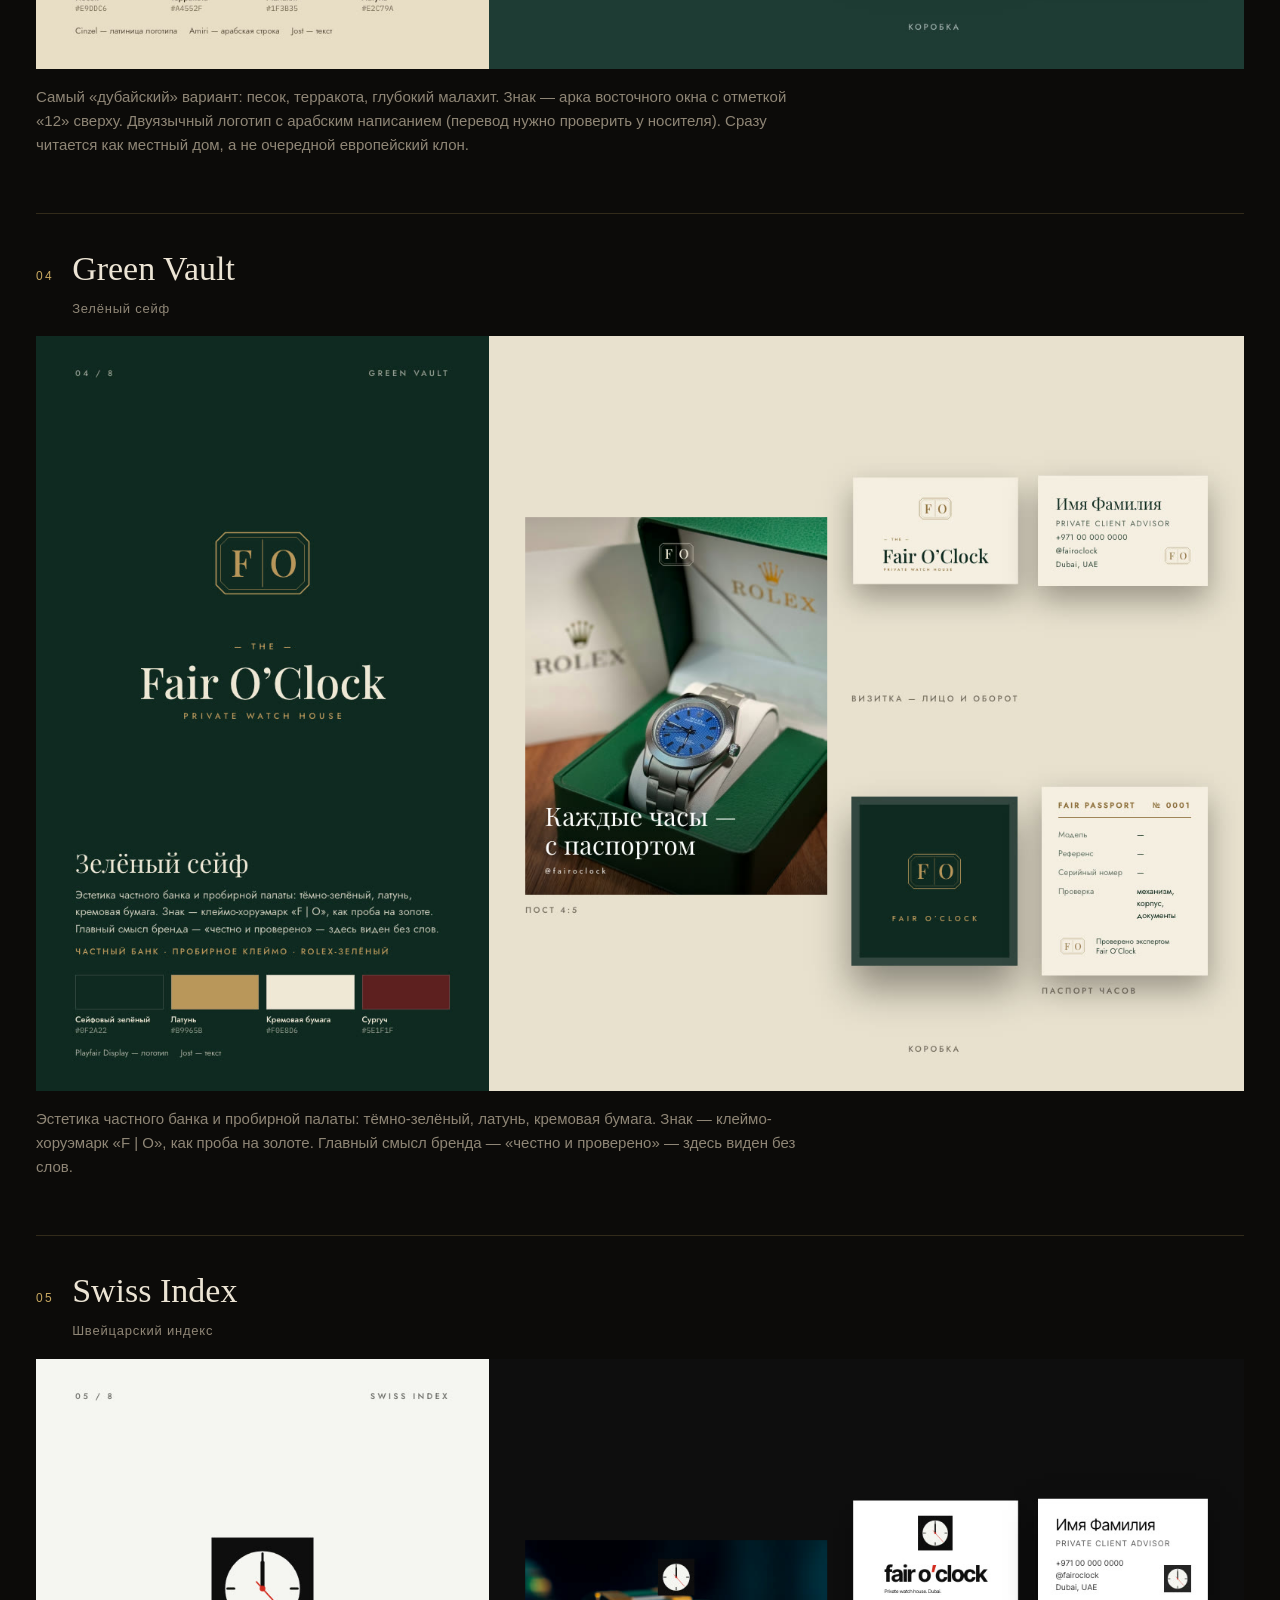
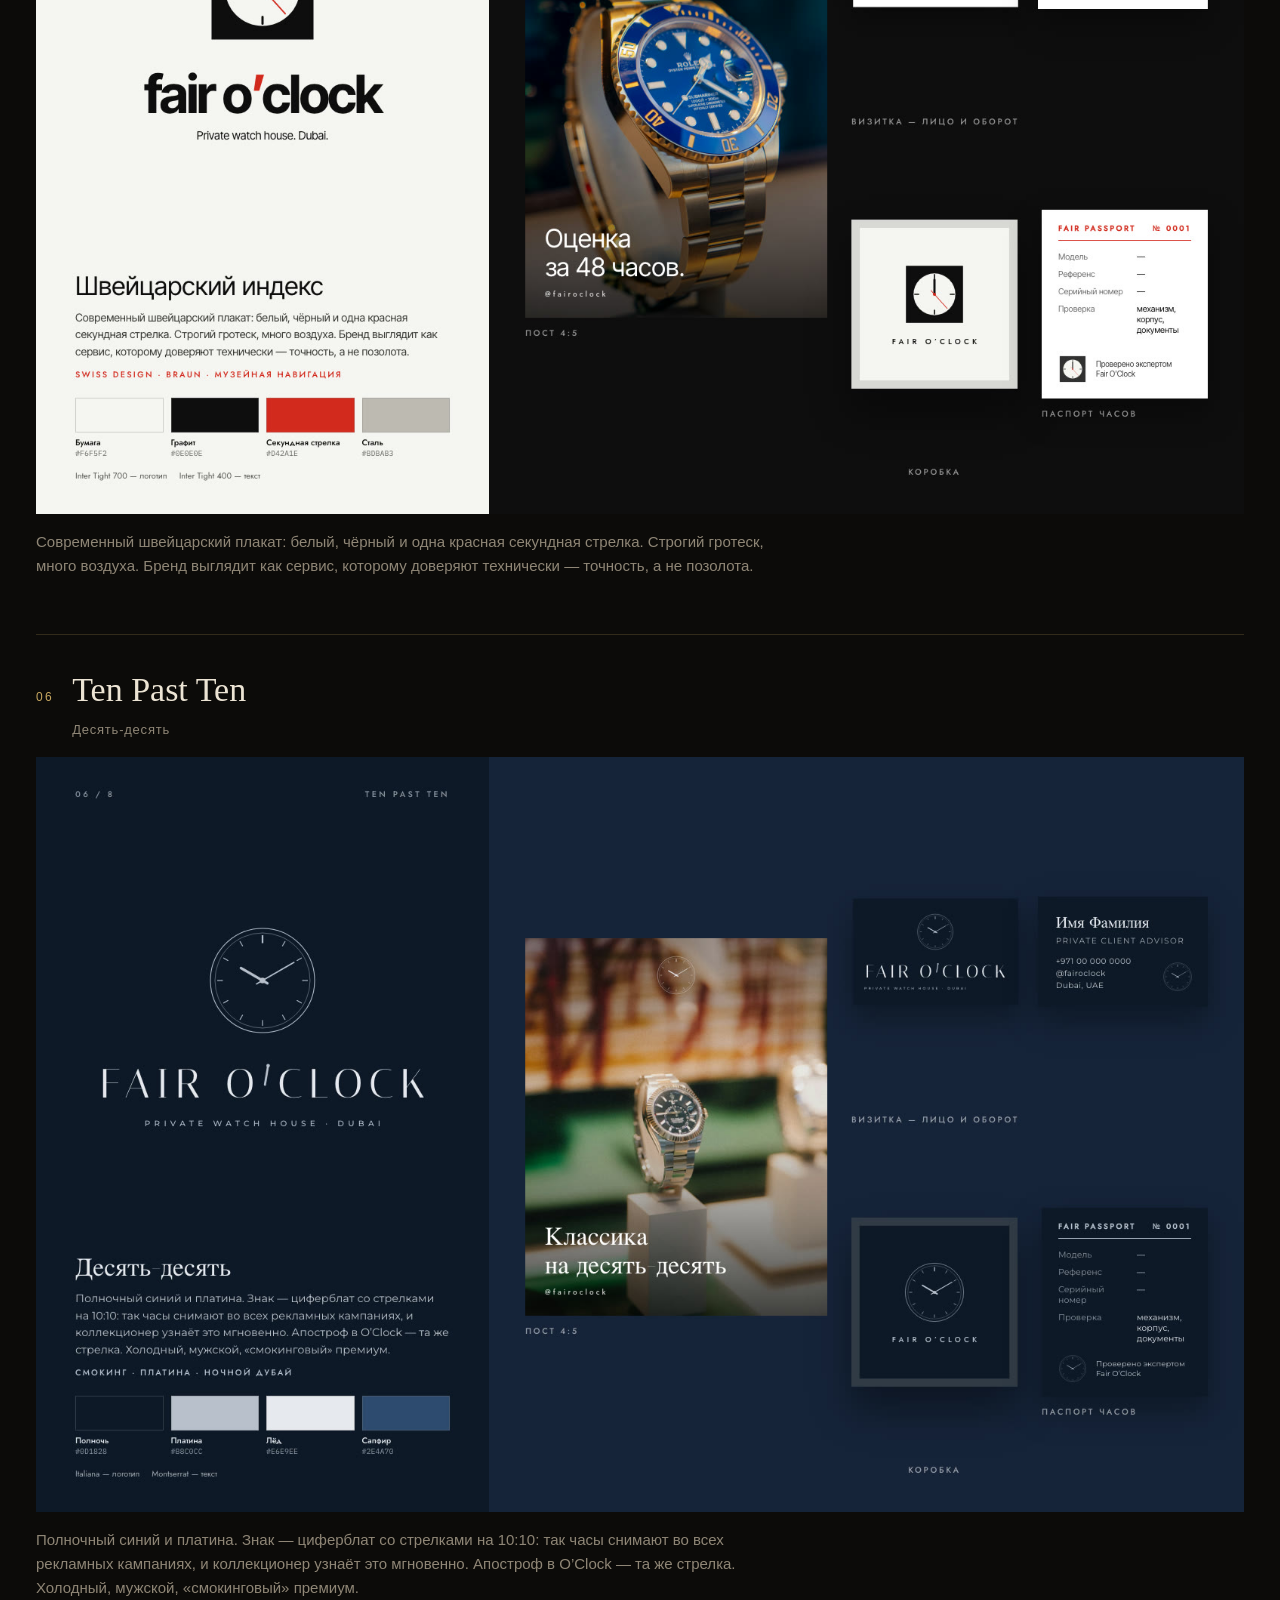
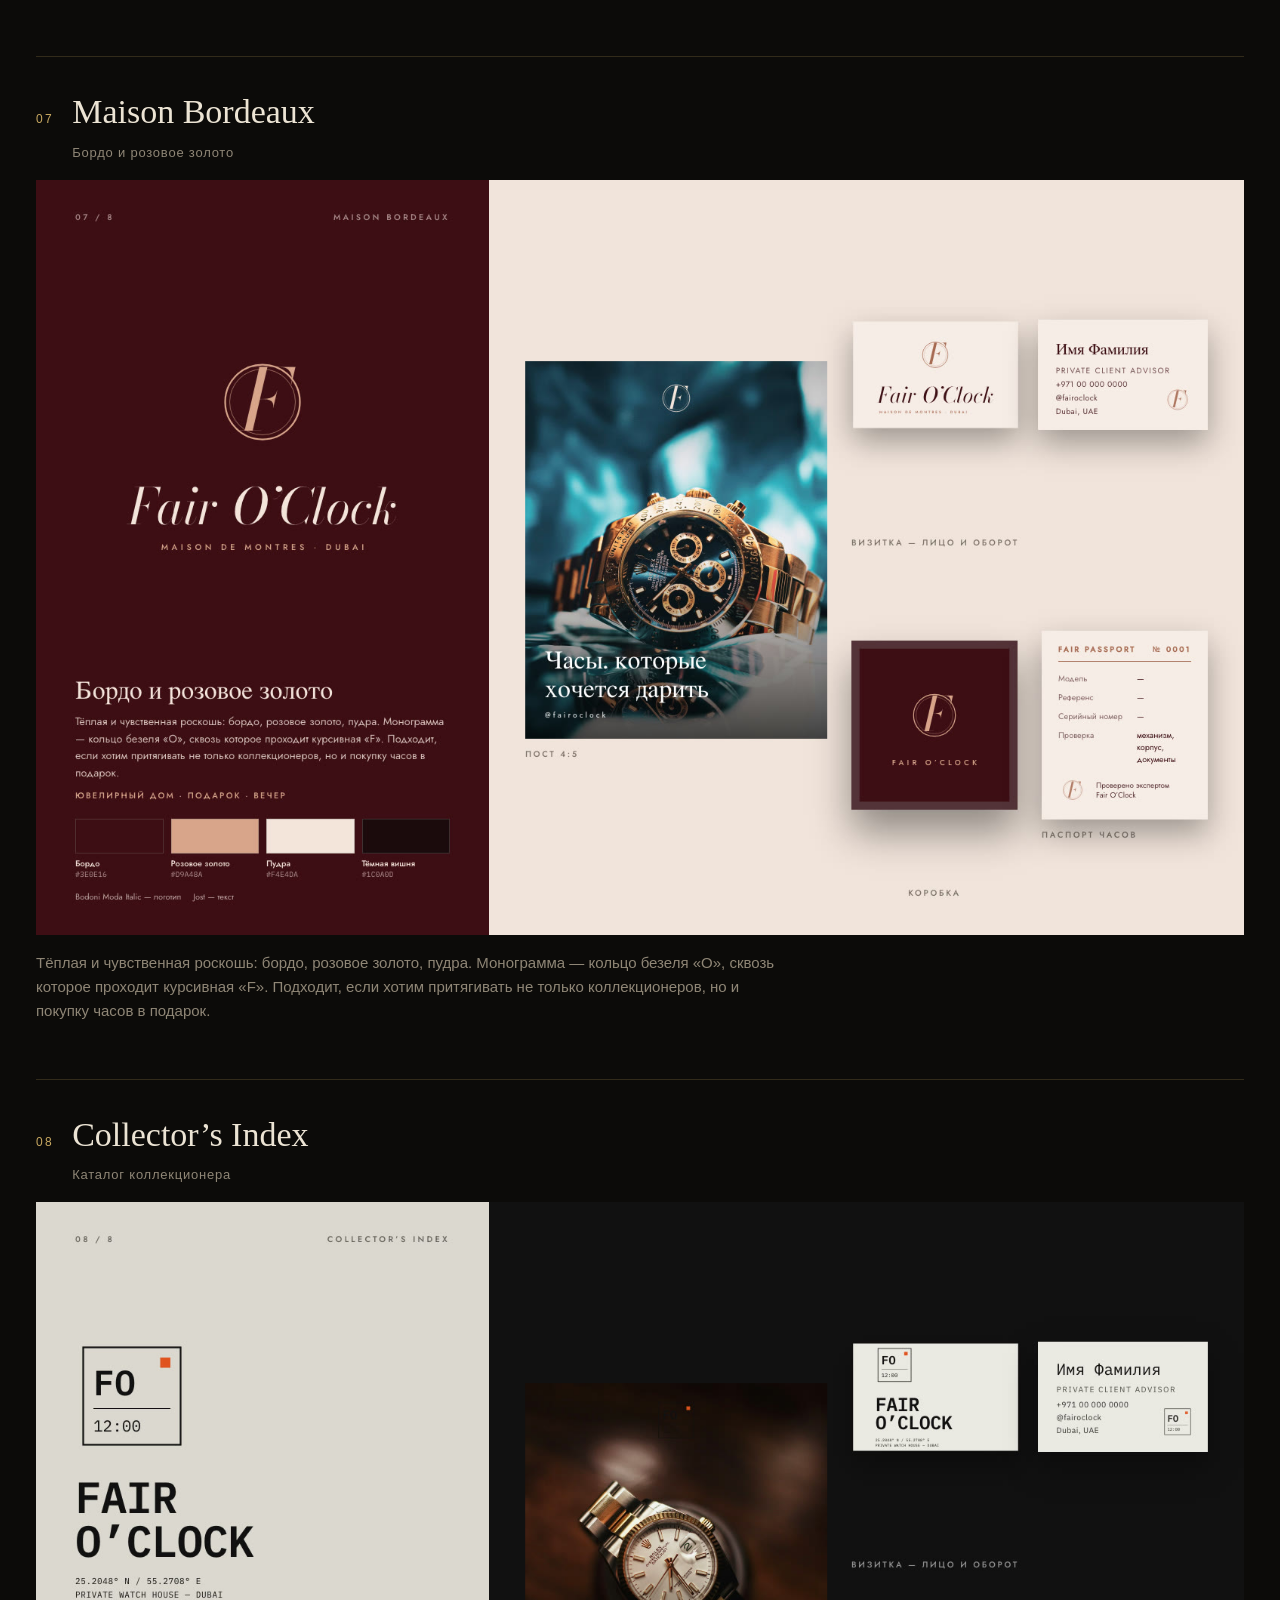
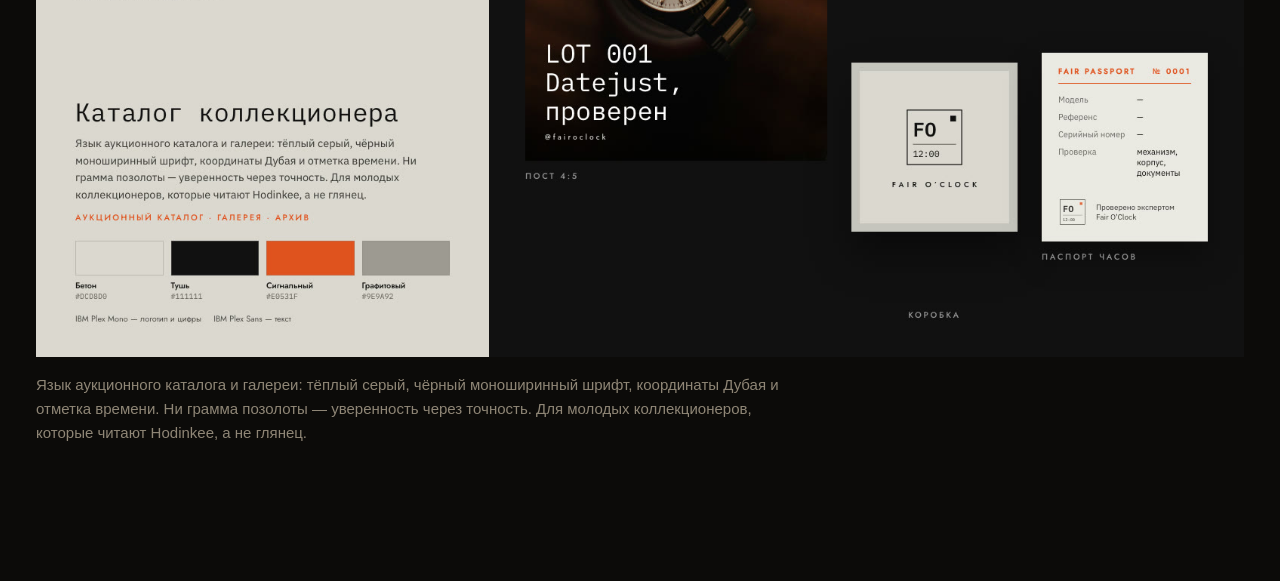
<file: concepts/index.html>
<!doctype html><html lang="ru"><head><meta charset="utf-8"><meta name="viewport" content="width=device-width,initial-scale=1"><meta name="robots" content="noindex"><title>Fair O’Clock — варианты брендинга</title><style>
:root{--bg:#0c0b09;--ink:#ece4d4;--dim:#8f8676;--acc:#c9a961}
*{box-sizing:border-box;margin:0;padding:0}body{background:var(--bg);color:var(--ink);font:300 16px/1.6 Georgia,serif;-webkit-font-smoothing:antialiased}
header{max-width:1240px;margin:0 auto;padding:72px 16px 24px}header small{font:500 11px/1 Helvetica,Arial,sans-serif;letter-spacing:.32em;color:var(--acc);text-transform:uppercase}
header h1{font-weight:400;font-size:clamp(34px,6vw,64px);line-height:1.05;margin:14px 0}header p{color:var(--dim);max-width:680px;font-family:Helvetica,Arial,sans-serif;font-size:15px}
main{max-width:1240px;margin:0 auto;padding:0 16px 80px}figure{margin:56px 0;border-top:1px solid rgba(201,169,97,.2);padding-top:28px}
.h{display:flex;gap:18px;align-items:baseline;margin-bottom:18px}.h span{font:500 12px/1 Helvetica,Arial,sans-serif;letter-spacing:.2em;color:var(--acc)}
h2{font-weight:400;font-size:clamp(24px,3vw,34px)}h2 small{display:block;font:400 13px/1.4 Helvetica,Arial,sans-serif;color:var(--dim);letter-spacing:.06em;margin-top:4px}
img{display:block;width:100%;height:auto}figure p{color:var(--dim);font:400 15px/1.6 Helvetica,Arial,sans-serif;max-width:760px;margin-top:16px}
</style></head><body><header><small>Fair O’Clock · Private Watch House · Dubai</small><h1>Восемь вариантов фирменного стиля</h1><p>Знак, логотип, палитра, шрифты и примеры: пост, визитка, коробка, паспорт часов. Фото — бесплатные снимки Unsplash, только для примера. Нажмите на доску, чтобы открыть в полном размере.</p></header><main><figure><div class="h"><span>01</span><h2>Noir Atelier<small>Ночное ателье</small></h2></div><a href="01-noir.jpg"><img src="01-noir.jpg" alt="Noir Atelier" loading="lazy" width="1600" height="1000"></a><p>Классика ночного ювелирного бутика: чёрный бархат, шампанское золото, контрастная антиква. Знак — минутная шкала с выделенными «12 часами» и буквой F. Самый безопасный и «дорогой» вариант для Дубая.</p></figure><figure><div class="h"><span>02</span><h2>Ivory Salon<small>Светлый салон</small></h2></div><a href="02-ivory.jpg"><img src="02-ivory.jpg" alt="Ivory Salon" loading="lazy" width="1600" height="1000"></a><p>Светлая версия «тихой роскоши»: слоновая кость, чернила, бронза. Курсивная антиква как подпись мастера. Ощущение частного салона, а не магазина. Хорошо смотрится в ленте Instagram среди тёмных конкурентов.</p></figure><figure><div class="h"><span>03</span><h2>Desert Arch<small>Арка пустыни</small></h2></div><a href="03-desert.jpg"><img src="03-desert.jpg" alt="Desert Arch" loading="lazy" width="1600" height="1000"></a><p>Самый «дубайский» вариант: песок, терракота, глубокий малахит. Знак — арка восточного окна с отметкой «12» сверху. Двуязычный логотип с арабским написанием (перевод нужно проверить у носителя). Сразу читается как местный дом, а не очередной европейский клон.</p></figure><figure><div class="h"><span>04</span><h2>Green Vault<small>Зелёный сейф</small></h2></div><a href="04-vault.jpg"><img src="04-vault.jpg" alt="Green Vault" loading="lazy" width="1600" height="1000"></a><p>Эстетика частного банка и пробирной палаты: тёмно-зелёный, латунь, кремовая бумага. Знак — клеймо-хоруэмарк «F | O», как проба на золоте. Главный смысл бренда — «честно и проверено» — здесь виден без слов.</p></figure><figure><div class="h"><span>05</span><h2>Swiss Index<small>Швейцарский индекс</small></h2></div><a href="05-swiss.jpg"><img src="05-swiss.jpg" alt="Swiss Index" loading="lazy" width="1600" height="1000"></a><p>Современный швейцарский плакат: белый, чёрный и одна красная секундная стрелка. Строгий гротеск, много воздуха. Бренд выглядит как сервис, которому доверяют технически — точность, а не позолота.</p></figure><figure><div class="h"><span>06</span><h2>Ten Past Ten<small>Десять-десять</small></h2></div><a href="06-tuxedo.jpg"><img src="06-tuxedo.jpg" alt="Ten Past Ten" loading="lazy" width="1600" height="1000"></a><p>Полночный синий и платина. Знак — циферблат со стрелками на 10:10: так часы снимают во всех рекламных кампаниях, и коллекционер узнаёт это мгновенно. Апостроф в O’Clock — та же стрелка. Холодный, мужской, «смокинговый» премиум.</p></figure><figure><div class="h"><span>07</span><h2>Maison Bordeaux<small>Бордо и розовое золото</small></h2></div><a href="07-bordeaux.jpg"><img src="07-bordeaux.jpg" alt="Maison Bordeaux" loading="lazy" width="1600" height="1000"></a><p>Тёплая и чувственная роскошь: бордо, розовое золото, пудра. Монограмма — кольцо безеля «O», сквозь которое проходит курсивная «F». Подходит, если хотим притягивать не только коллекционеров, но и покупку часов в подарок.</p></figure><figure><div class="h"><span>08</span><h2>Collector’s Index<small>Каталог коллекционера</small></h2></div><a href="08-gallery.jpg"><img src="08-gallery.jpg" alt="Collector’s Index" loading="lazy" width="1600" height="1000"></a><p>Язык аукционного каталога и галереи: тёплый серый, чёрный моноширинный шрифт, координаты Дубая и отметка времени. Ни грамма позолоты — уверенность через точность. Для молодых коллекционеров, которые читают Hodinkee, а не глянец.</p></figure></main></body></html>
</file>
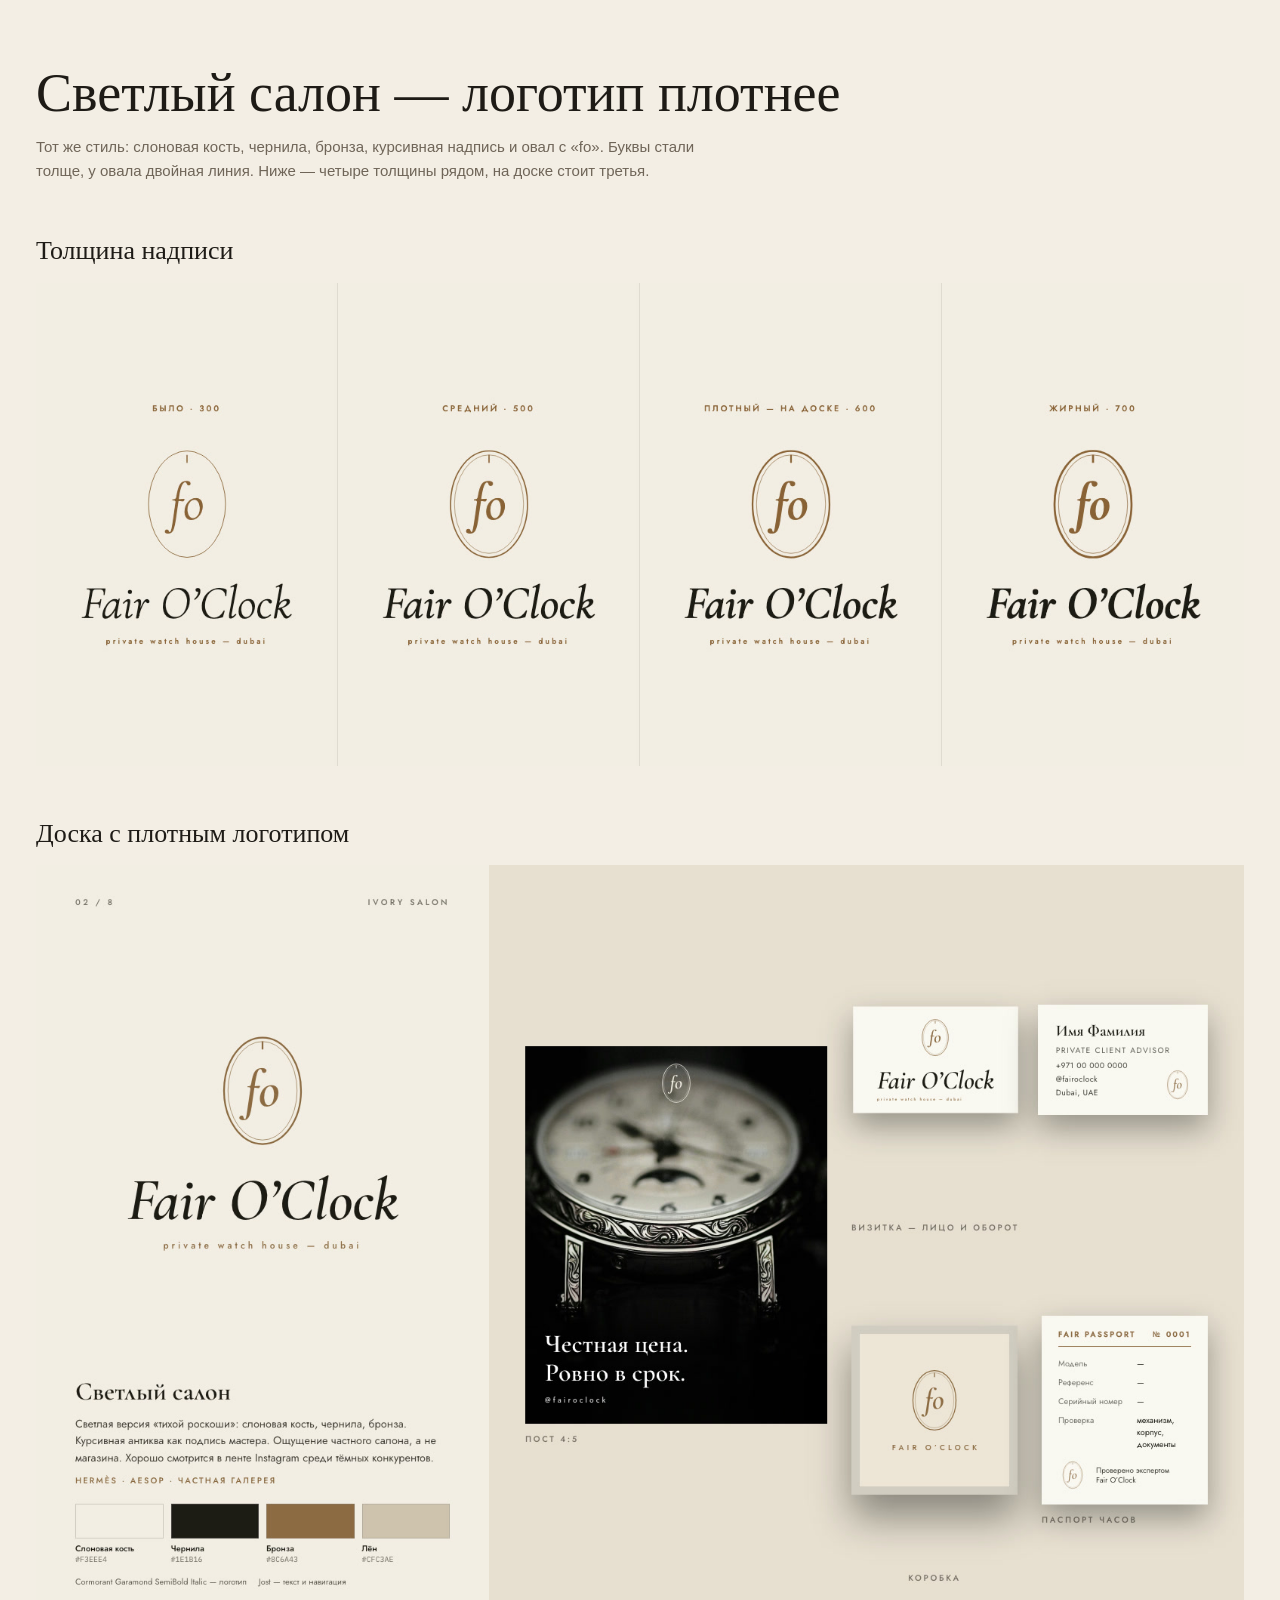
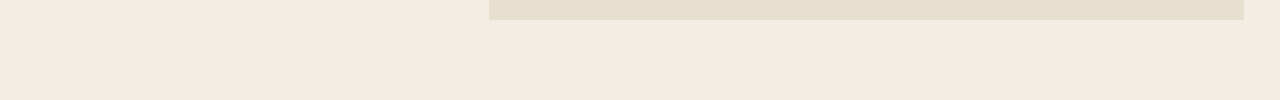
<file: ivory-salon/index.html>
<!doctype html><html lang="ru"><head><meta charset="utf-8"><meta name="viewport" content="width=device-width,initial-scale=1"><meta name="robots" content="noindex"><title>Fair O’Clock — Светлый салон</title><style>
*{box-sizing:border-box;margin:0;padding:0}body{background:#F3EEE4;color:#1E1B16;font:400 16px/1.6 Helvetica,Arial,sans-serif}
main{max-width:1240px;margin:0 auto;padding:64px 16px 80px}h1{font:400 clamp(32px,5vw,54px)/1.1 Georgia,serif;margin-bottom:12px}p{color:#6f6558;max-width:680px;font-size:15px}
h2{font:400 26px/1.2 Georgia,serif;margin:52px 0 16px}img{display:block;width:100%;height:auto}
</style></head><body><main><h1>Светлый салон — логотип плотнее</h1><p>Тот же стиль: слоновая кость, чернила, бронза, курсивная надпись и овал с «fo». Буквы стали толще, у овала двойная линия. Ниже — четыре толщины рядом, на доске стоит третья.</p>
<h2>Толщина надписи</h2><img src="weights.jpg" alt="Четыре толщины логотипа">
<h2>Доска с плотным логотипом</h2><img src="board.jpg" alt="Доска Светлый салон"></main></body></html>
</file>
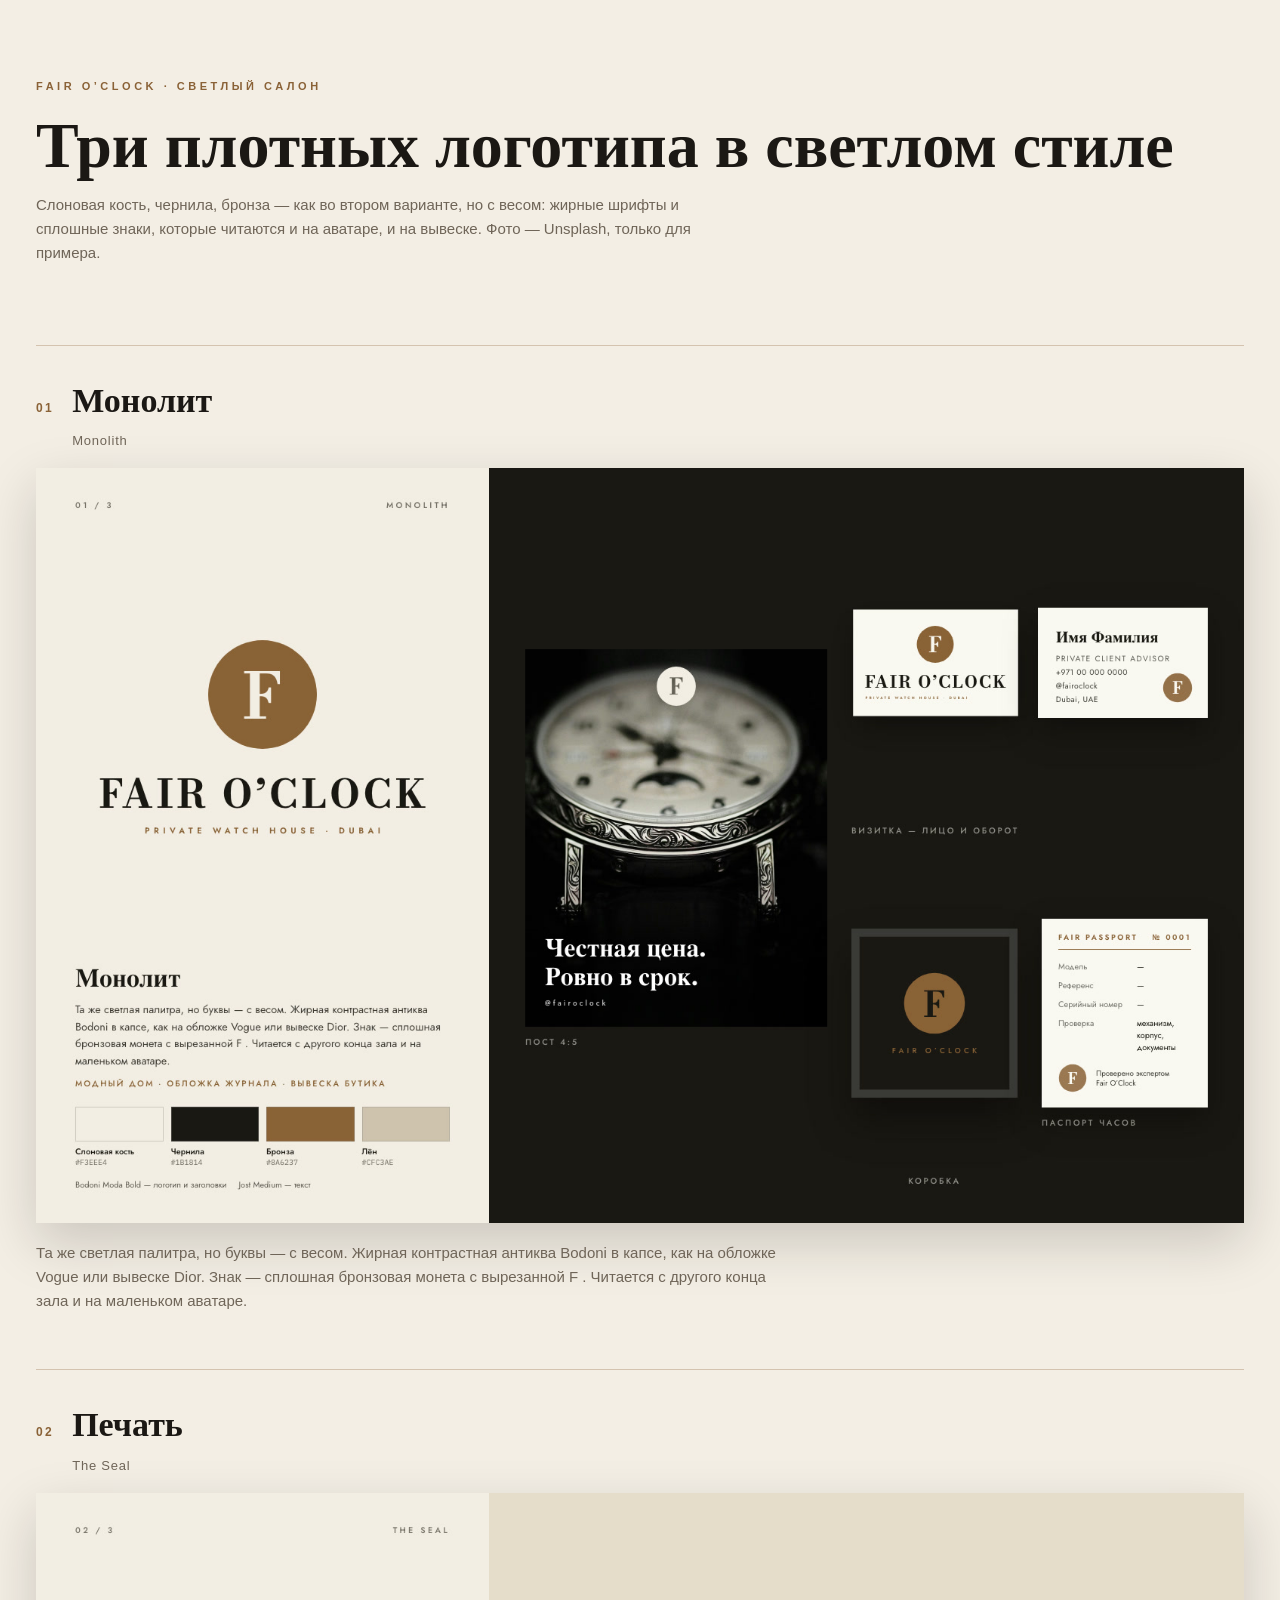
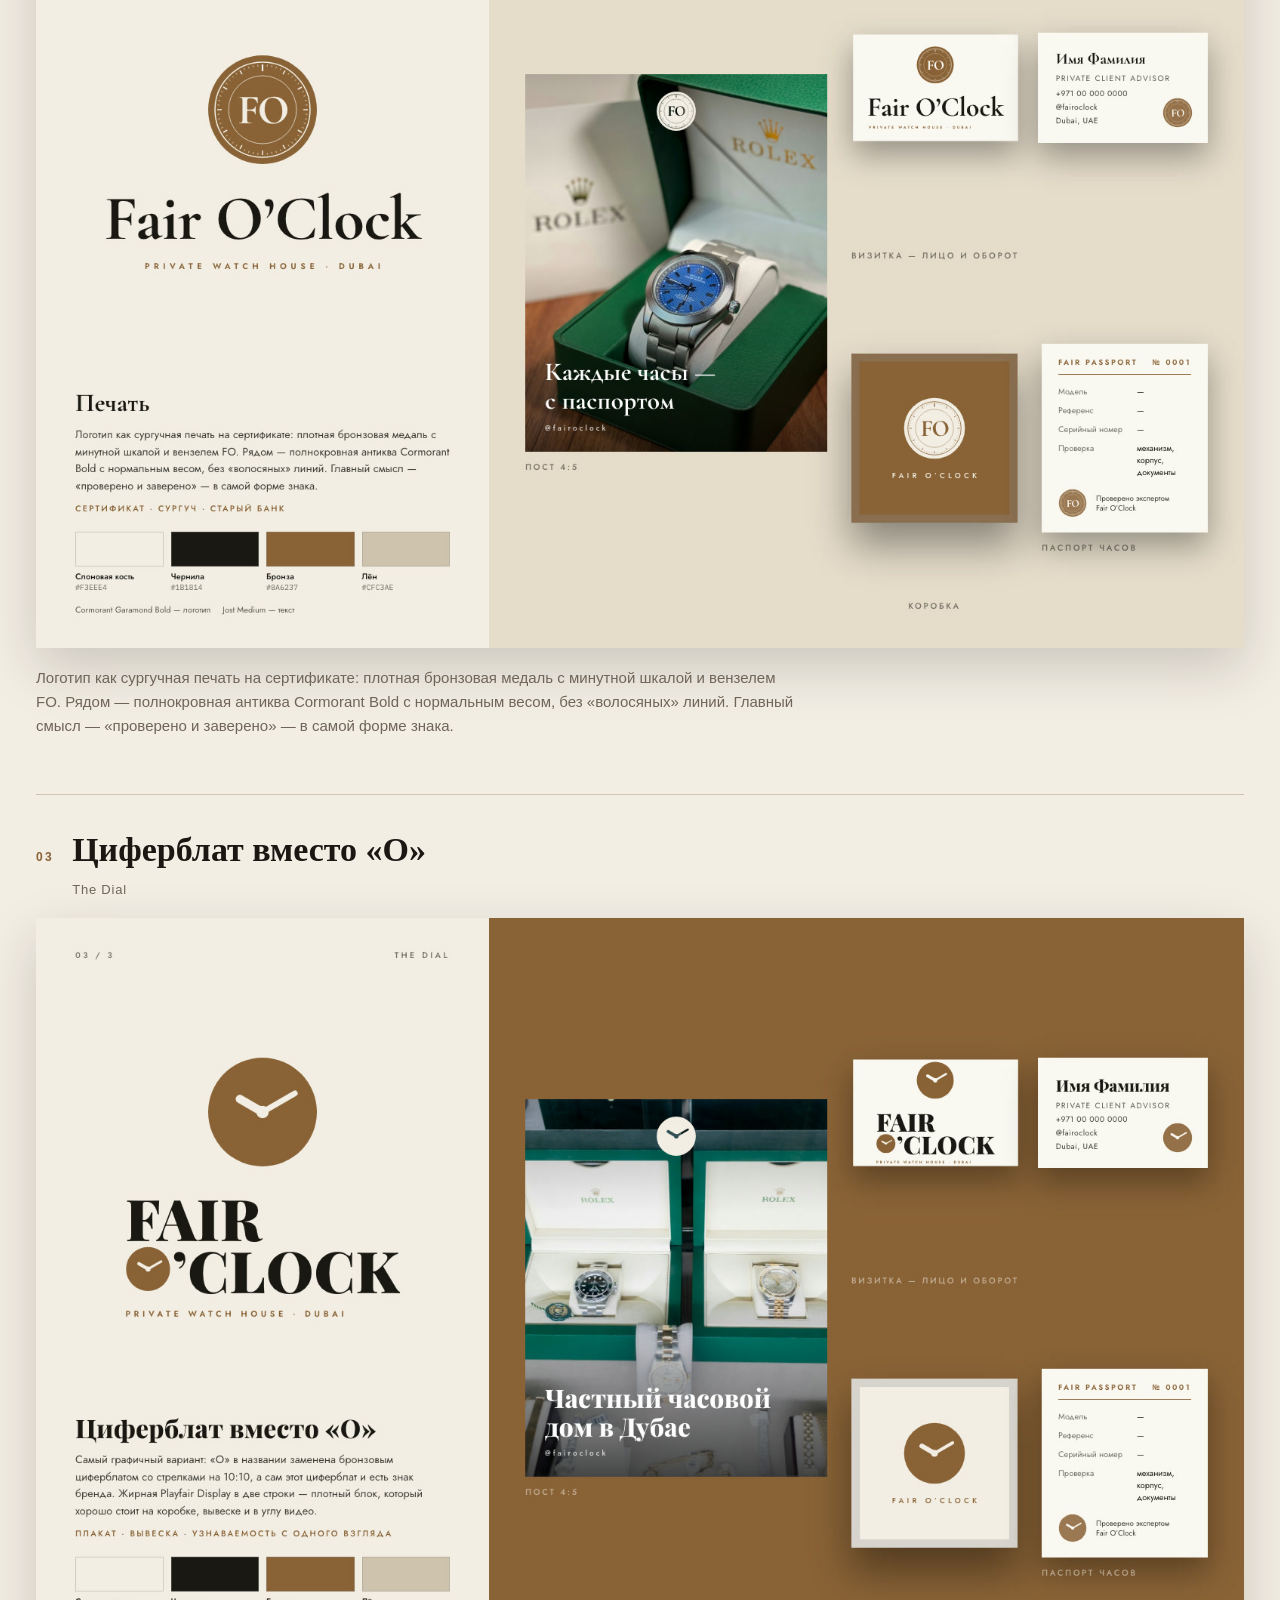
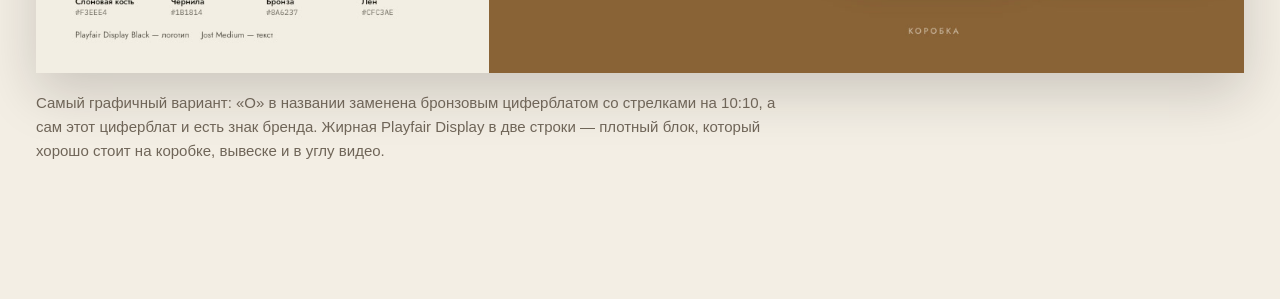
<file: ivory/index.html>
<!doctype html><html lang="ru"><head><meta charset="utf-8"><meta name="viewport" content="width=device-width,initial-scale=1"><meta name="robots" content="noindex"><title>Fair O’Clock — светлый стиль</title><style>
:root{--bg:#F3EEE4;--ink:#1B1814;--dim:#6f6558;--acc:#8A6237}
*{box-sizing:border-box;margin:0;padding:0}body{background:var(--bg);color:var(--ink);font:400 16px/1.6 Georgia,serif;-webkit-font-smoothing:antialiased}
header{max-width:1240px;margin:0 auto;padding:72px 16px 24px}header small{font:600 11px/1 Helvetica,Arial,sans-serif;letter-spacing:.32em;color:var(--acc);text-transform:uppercase}
header h1{font-weight:700;font-size:clamp(34px,6vw,64px);line-height:1.05;margin:14px 0}header p{color:var(--dim);max-width:680px;font-family:Helvetica,Arial,sans-serif;font-size:15px}
main{max-width:1240px;margin:0 auto;padding:0 16px 80px}figure{margin:56px 0;border-top:1px solid rgba(138,98,55,.3);padding-top:28px}
.h{display:flex;gap:18px;align-items:baseline;margin-bottom:18px}.h span{font:600 12px/1 Helvetica,Arial,sans-serif;letter-spacing:.2em;color:var(--acc)}
h2{font-weight:700;font-size:clamp(24px,3vw,34px)}h2 small{display:block;font:400 13px/1.4 Helvetica,Arial,sans-serif;color:var(--dim);letter-spacing:.06em;margin-top:4px}
img{display:block;width:100%;height:auto;box-shadow:0 20px 50px rgba(27,24,20,.18)}figure p{color:var(--dim);font:400 15px/1.6 Helvetica,Arial,sans-serif;max-width:760px;margin-top:18px}
</style></head><body><header><small>Fair O’Clock · Светлый салон</small><h1>Три плотных логотипа в светлом стиле</h1><p>Слоновая кость, чернила, бронза — как во втором варианте, но с весом: жирные шрифты и сплошные знаки, которые читаются и на аватаре, и на вывеске. Фото — Unsplash, только для примера.</p></header><main><figure><div class="h"><span>01</span><h2>Монолит<small>Monolith</small></h2></div><a href="01-monolith.jpg"><img src="01-monolith.jpg" alt="Monolith" width="1600" height="1000"></a><p>Та же светлая палитра, но буквы — с весом. Жирная контрастная антиква Bodoni в капсе, как на обложке Vogue или вывеске Dior. Знак — сплошная бронзовая монета с вырезанной F . Читается с другого конца зала и на маленьком аватаре.</p></figure><figure><div class="h"><span>02</span><h2>Печать<small>The Seal</small></h2></div><a href="02-seal.jpg"><img src="02-seal.jpg" alt="The Seal" width="1600" height="1000"></a><p>Логотип как сургучная печать на сертификате: плотная бронзовая медаль с минутной шкалой и вензелем FO. Рядом — полнокровная антиква Cormorant Bold с нормальным весом, без «волосяных» линий. Главный смысл — «проверено и заверено» — в самой форме знака.</p></figure><figure><div class="h"><span>03</span><h2>Циферблат вместо «O»<small>The Dial</small></h2></div><a href="03-dial.jpg"><img src="03-dial.jpg" alt="The Dial" width="1600" height="1000"></a><p>Самый графичный вариант: «O» в названии заменена бронзовым циферблатом со стрелками на 10:10, а сам этот циферблат и есть знак бренда. Жирная Playfair Display в две строки — плотный блок, который хорошо стоит на коробке, вывеске и в углу видео.</p></figure></main></body></html>
</file>
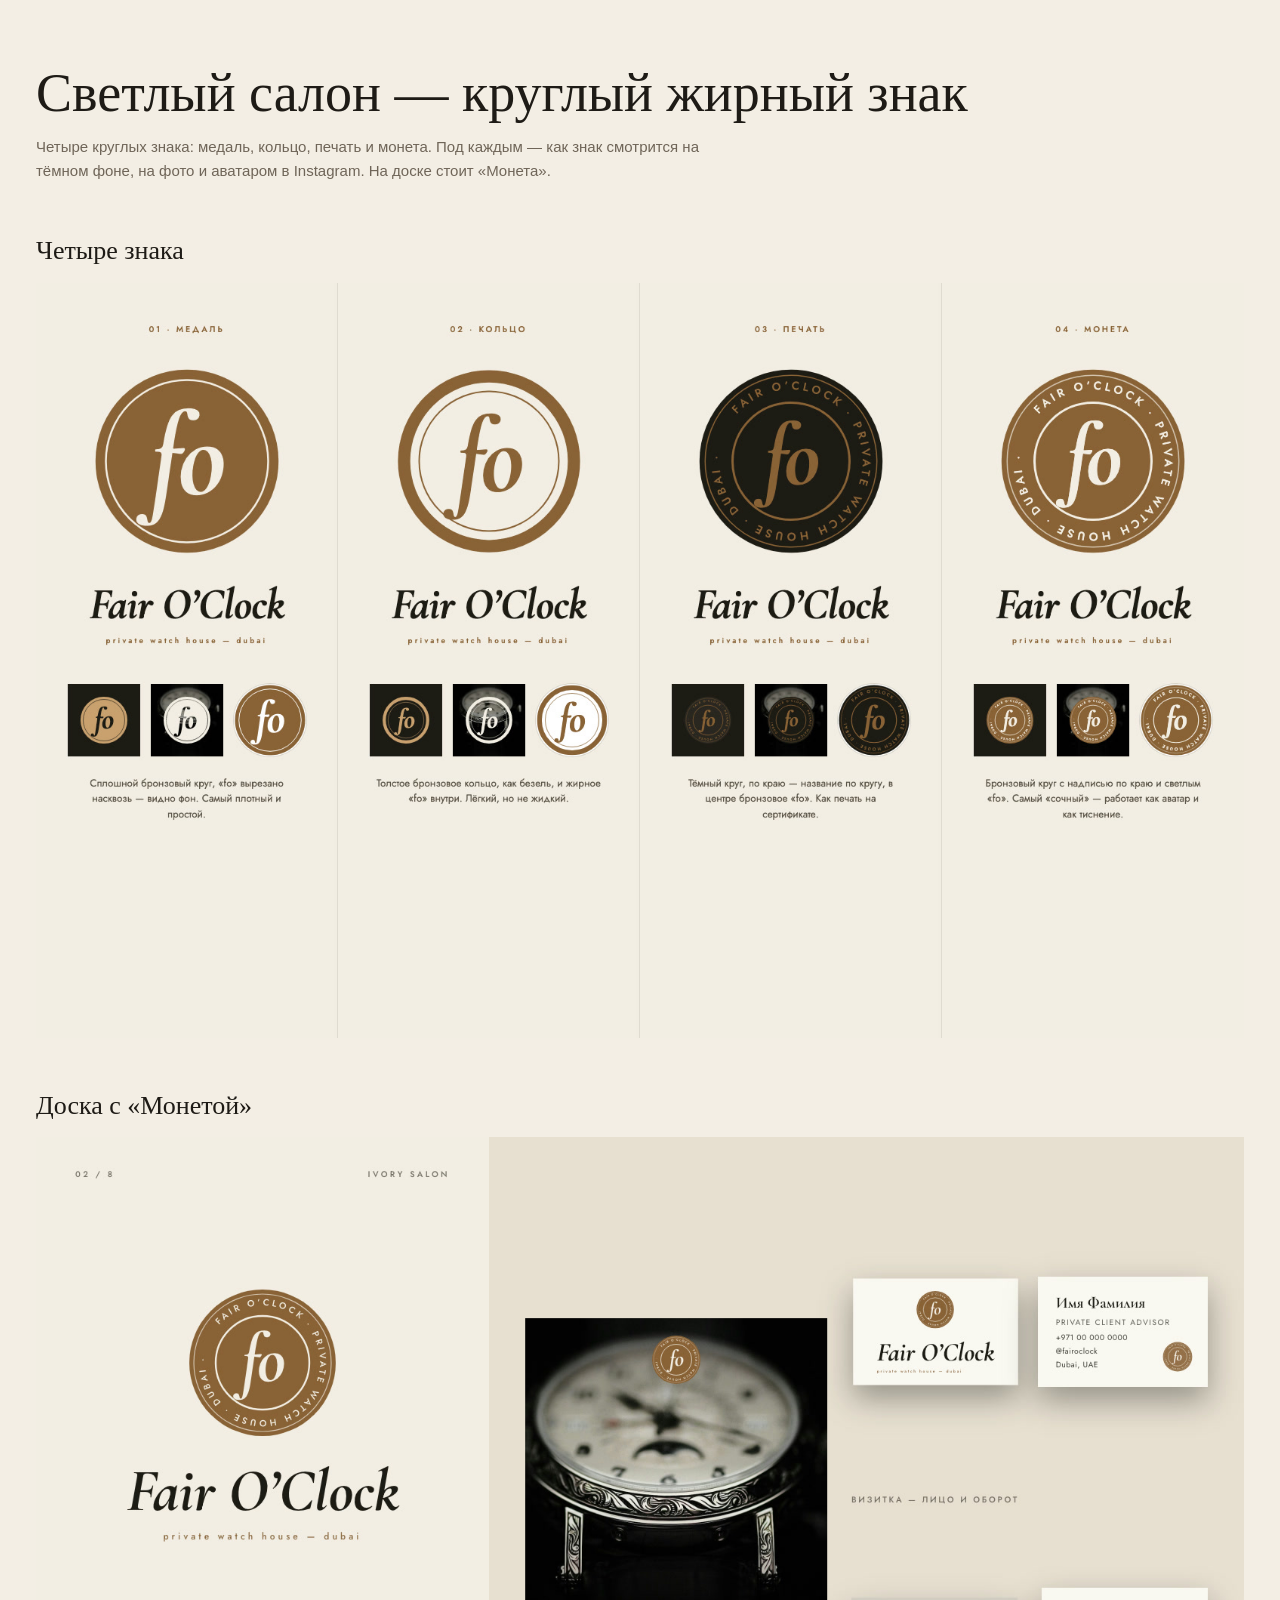
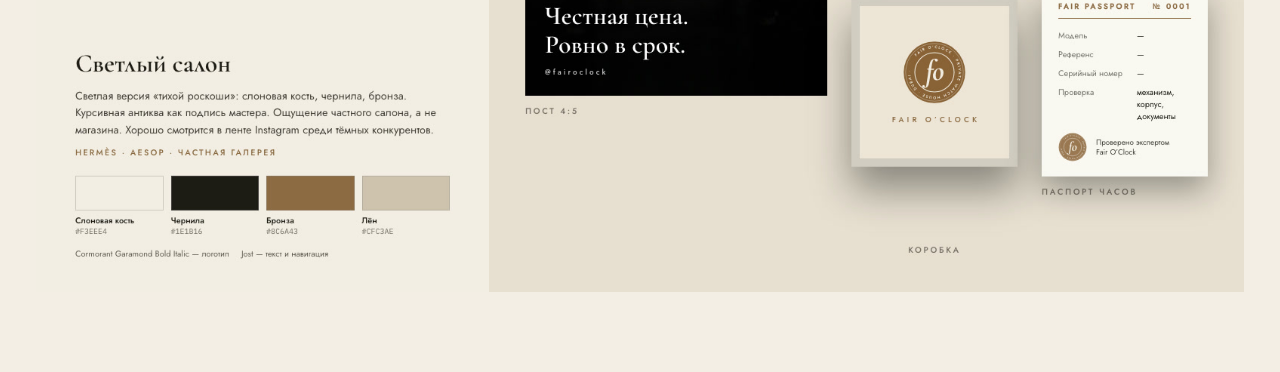
<file: round/index.html>
<!doctype html><html lang="ru"><head><meta charset="utf-8"><meta name="viewport" content="width=device-width,initial-scale=1"><meta name="robots" content="noindex"><title>Fair O’Clock — круглый знак</title><style>
*{box-sizing:border-box;margin:0;padding:0}body{background:#F3EEE4;color:#1E1B16;font:400 16px/1.6 Helvetica,Arial,sans-serif}
main{max-width:1240px;margin:0 auto;padding:64px 16px 80px}h1{font:400 clamp(32px,5vw,54px)/1.1 Georgia,serif;margin-bottom:12px}p{color:#6f6558;max-width:680px;font-size:15px}
h2{font:400 26px/1.2 Georgia,serif;margin:52px 0 16px}img{display:block;width:100%;height:auto}
</style></head><body><main><h1>Светлый салон — круглый жирный знак</h1><p>Четыре круглых знака: медаль, кольцо, печать и монета. Под каждым — как знак смотрится на тёмном фоне, на фото и аватаром в Instagram. На доске стоит «Монета».</p>
<h2>Четыре знака</h2><img src="marks.jpg" alt="Четыре круглых знака">
<h2>Доска с «Монетой»</h2><img src="board.jpg" alt="Доска Светлый салон"></main></body></html>
</file>
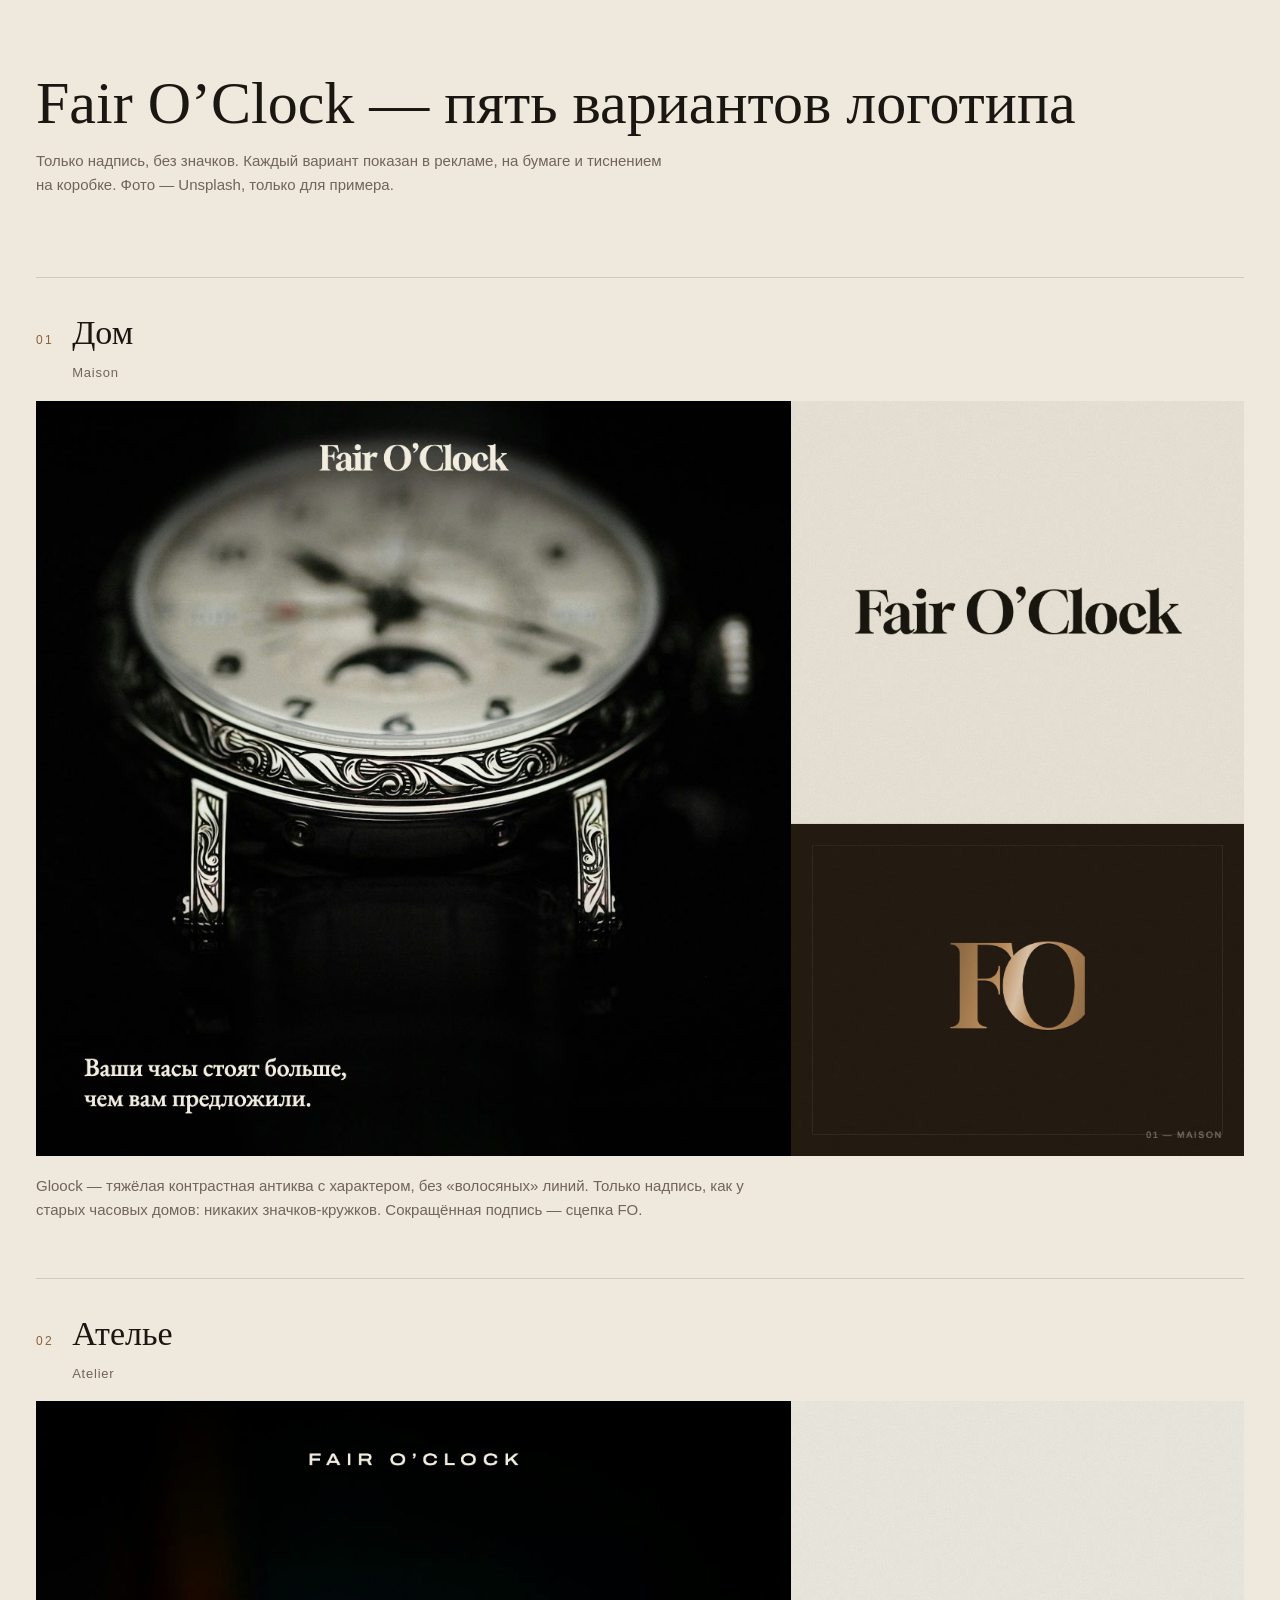
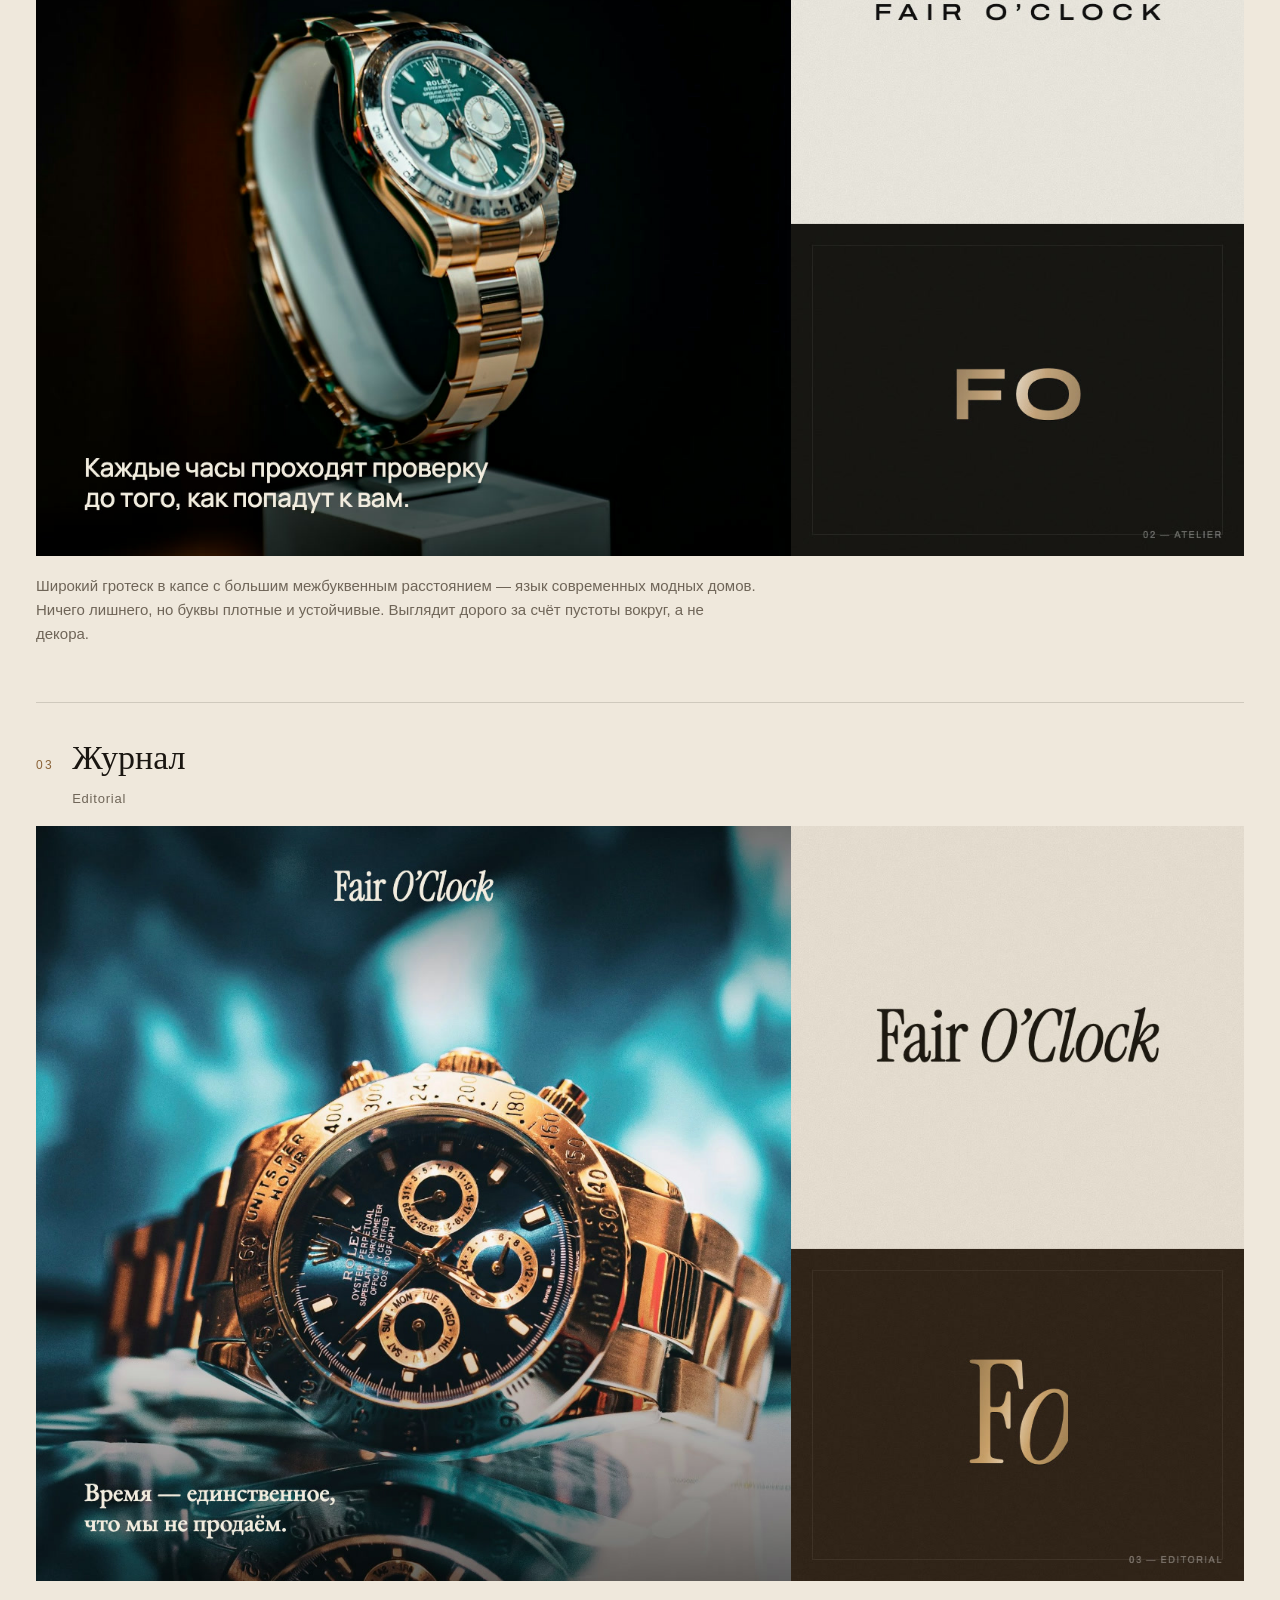
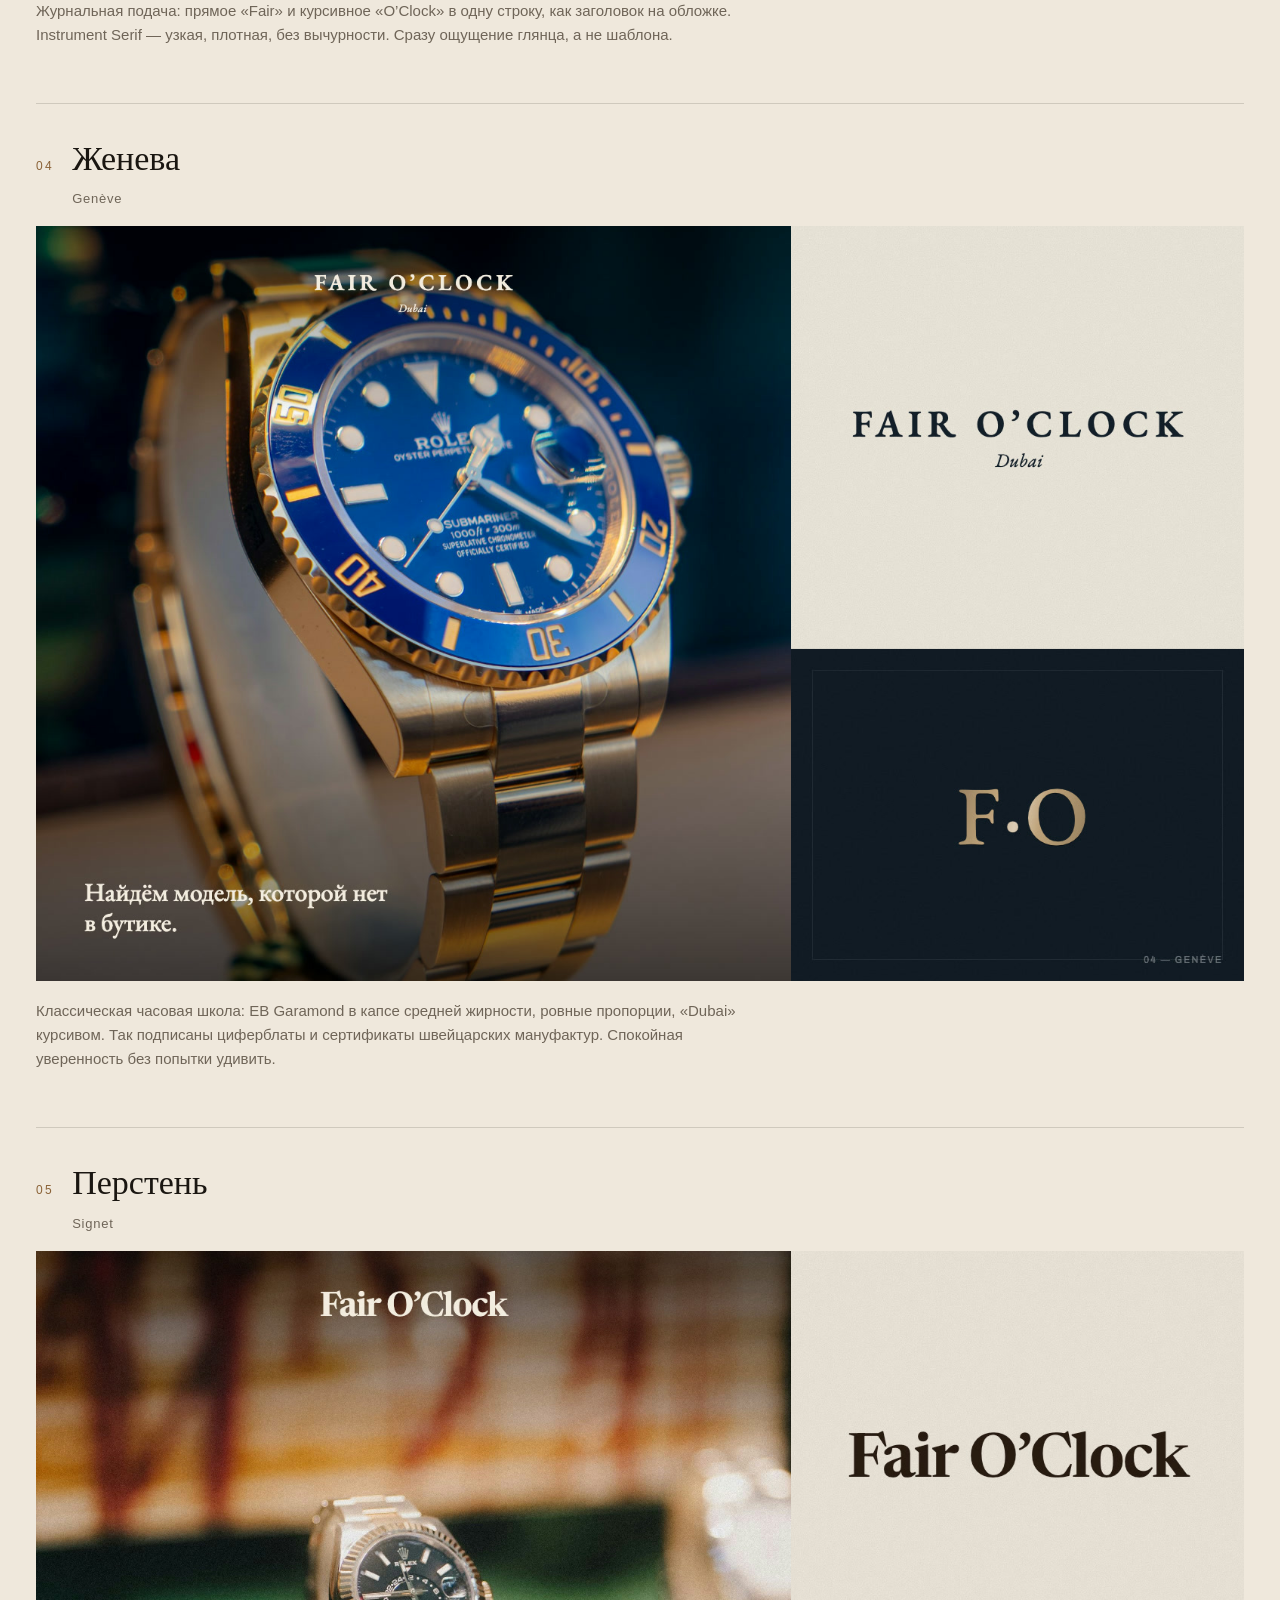
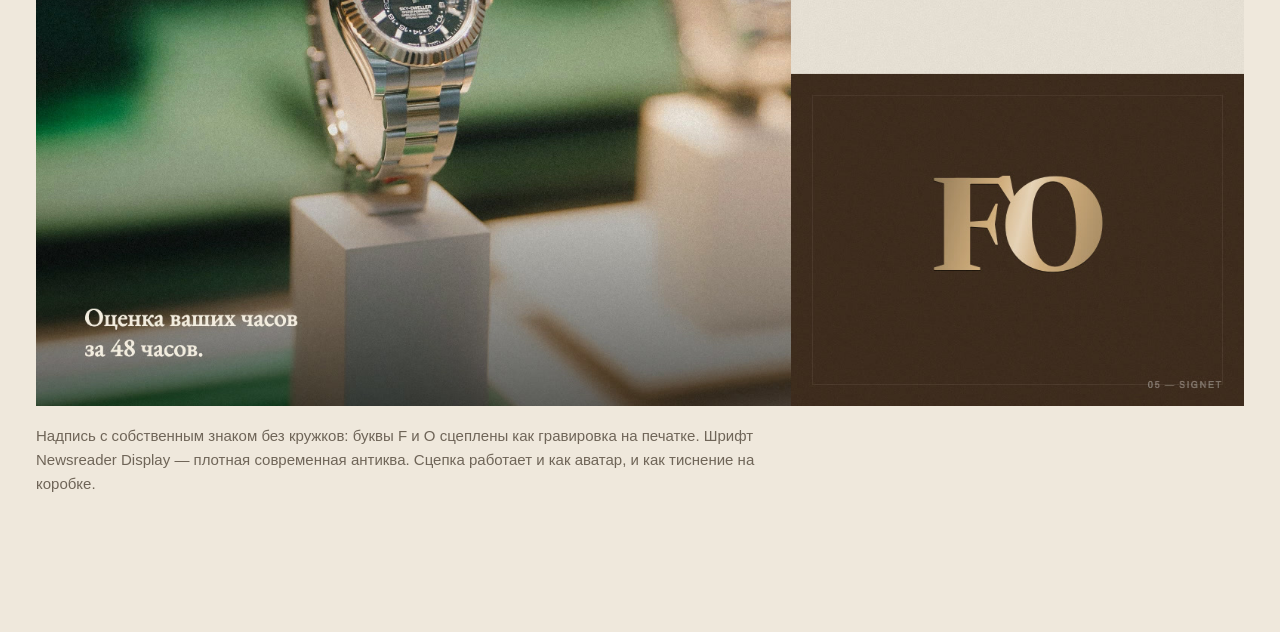
<file: v3/index.html>
<!doctype html><html lang="ru"><head><meta charset="utf-8"><meta name="viewport" content="width=device-width,initial-scale=1"><meta name="robots" content="noindex"><title>Fair O’Clock — логотип</title><style>
:root{--bg:#EFE8DC;--ink:#1A1611;--dim:#6f6558;--acc:#8A6237}
*{box-sizing:border-box;margin:0;padding:0}body{background:var(--bg);color:var(--ink);font:400 16px/1.6 Georgia,serif;-webkit-font-smoothing:antialiased}
header{max-width:1240px;margin:0 auto;padding:72px 16px 24px}header h1{font-weight:400;font-size:clamp(34px,6vw,60px);line-height:1.05;margin:0 0 14px}header p{color:var(--dim);max-width:640px;font-family:Helvetica,Arial,sans-serif;font-size:15px}
main{max-width:1240px;margin:0 auto;padding:0 16px 80px}figure{margin:56px 0;border-top:1px solid rgba(26,22,17,.15);padding-top:28px}
.h{display:flex;gap:18px;align-items:baseline;margin-bottom:18px}.h span{font:500 12px/1 Helvetica,Arial,sans-serif;letter-spacing:.2em;color:var(--acc)}
h2{font-weight:400;font-size:clamp(24px,3vw,34px)}h2 small{display:block;font:400 13px/1.4 Helvetica,Arial,sans-serif;color:var(--dim);letter-spacing:.06em;margin-top:4px}
img{display:block;width:100%;height:auto}figure p{color:var(--dim);font:400 15px/1.6 Helvetica,Arial,sans-serif;max-width:720px;margin-top:18px}
</style></head><body><header><h1>Fair O’Clock — пять вариантов логотипа</h1><p>Только надпись, без значков. Каждый вариант показан в рекламе, на бумаге и тиснением на коробке. Фото — Unsplash, только для примера.</p></header><main><figure><div class="h"><span>01</span><h2>Дом<small>Maison</small></h2></div><a href="01-maison.jpg"><img src="01-maison.jpg" alt="Maison" width="1600" height="1000"></a><p>Gloock — тяжёлая контрастная антиква с характером, без «волосяных» линий. Только надпись, как у старых часовых домов: никаких значков-кружков. Сокращённая подпись — сцепка FO.</p></figure><figure><div class="h"><span>02</span><h2>Ателье<small>Atelier</small></h2></div><a href="02-atelier.jpg"><img src="02-atelier.jpg" alt="Atelier" width="1600" height="1000"></a><p>Широкий гротеск в капсе с большим межбуквенным расстоянием — язык современных модных домов. Ничего лишнего, но буквы плотные и устойчивые. Выглядит дорого за счёт пустоты вокруг, а не декора.</p></figure><figure><div class="h"><span>03</span><h2>Журнал<small>Editorial</small></h2></div><a href="03-editorial.jpg"><img src="03-editorial.jpg" alt="Editorial" width="1600" height="1000"></a><p>Журнальная подача: прямое «Fair» и курсивное «O’Clock» в одну строку, как заголовок на обложке. Instrument Serif — узкая, плотная, без вычурности. Сразу ощущение глянца, а не шаблона.</p></figure><figure><div class="h"><span>04</span><h2>Женева<small>Genève</small></h2></div><a href="04-geneve.jpg"><img src="04-geneve.jpg" alt="Genève" width="1600" height="1000"></a><p>Классическая часовая школа: EB Garamond в капсе средней жирности, ровные пропорции, «Dubai» курсивом. Так подписаны циферблаты и сертификаты швейцарских мануфактур. Спокойная уверенность без попытки удивить.</p></figure><figure><div class="h"><span>05</span><h2>Перстень<small>Signet</small></h2></div><a href="05-signet.jpg"><img src="05-signet.jpg" alt="Signet" width="1600" height="1000"></a><p>Надпись с собственным знаком без кружков: буквы F и O сцеплены как гравировка на печатке. Шрифт Newsreader Display — плотная современная антиква. Сцепка работает и как аватар, и как тиснение на коробке.</p></figure></main></body></html>
</file>
<file: assets/tokens.css>
@import url('https://fonts.googleapis.com/css2?family=Cormorant+Garamond:ital,wght@0,300;0,400;0,500;0,600;1,300;1,400;1,500&family=Manrope:wght@300;400;500;600&display=swap');
:root{
  --bg:#0B0906; --bg2:#100C08; --panel:#16110B; --panel2:#1C150D;
  --gold:#C9A56C; --gold-hi:#E8CD98; --bronze:#A0703F; --copper:#7C4F2A;
  --cream:#F2E9D8; --text:#D8CCB6; --muted:#9A8C78; --dim:#5A5044;
  --line:rgba(201,165,108,.18); --line2:rgba(201,165,108,.42);
  --serif:'Cormorant Garamond', Georgia, serif; --sans:'Manrope', Helvetica, Arial, sans-serif;
  --metal:linear-gradient(100deg,#8A5A2E 0%,#C9A56C 28%,#F1DBAA 46%,#B88A52 64%,#7C4F2A 100%);
}
.metal{background:var(--metal);-webkit-background-clip:text;background-clip:text;color:transparent}
html{font-variant-numeric:lining-nums;font-feature-settings:"lnum" 1}
</file>
<file: assets/site.css>
*{box-sizing:border-box;margin:0;padding:0}
html{scroll-behavior:smooth}
body{background:var(--bg);color:var(--text);font-family:var(--sans);font-weight:300;-webkit-font-smoothing:antialiased;overflow-x:hidden}
a{color:inherit;text-decoration:none}
img{display:block;width:100%;height:100%;object-fit:cover}
.wrap{max-width:1360px;margin:0 auto;padding:0 48px}
.cap{font-size:12px;letter-spacing:.34em;text-transform:uppercase;font-weight:500;color:var(--gold)}
.kick{font-family:var(--serif);font-style:italic;font-size:26px;color:var(--gold)}
h1,h2,h3{font-family:var(--serif);font-weight:300;color:var(--cream);letter-spacing:-.01em}
h1{font-size:clamp(54px,7.4vw,118px);line-height:.98}
h2{font-size:clamp(40px,4.8vw,72px);line-height:1.04}
h3{font-size:30px;font-weight:400;line-height:1.15}
h1 em,h2 em,h3 em{font-style:italic;background:var(--metal);-webkit-background-clip:text;background-clip:text;color:transparent}
p{font-size:17px;line-height:1.65}
.muted{color:var(--muted)}
.btn{display:inline-flex;align-items:center;gap:14px;height:56px;padding:0 30px;font-size:13px;letter-spacing:.24em;text-transform:uppercase;font-weight:500;border:1px solid var(--gold);transition:.35s;cursor:pointer;font-family:var(--sans)}
.btn.solid{background:var(--metal);color:#1A120A;border-color:transparent}
.btn.solid:hover{filter:brightness(1.08)}
.btn.ghost{color:var(--cream);background:rgba(11,9,6,.25);backdrop-filter:blur(2px)}
.btn.ghost:hover{background:rgba(201,165,108,.12)}
.btn .ar{width:22px;height:1px;background:currentColor;position:relative}
.btn .ar::after{content:"";position:absolute;right:0;top:-4px;width:8px;height:8px;border-top:1px solid currentColor;border-right:1px solid currentColor;transform:rotate(45deg)}
.rule{width:90px;height:1px;background:var(--metal);margin:28px 0}

/* nav */
.nav{position:fixed;top:0;left:0;right:0;z-index:50;transition:.4s;border-bottom:1px solid transparent}
.nav.solid{background:rgba(11,9,6,.92);backdrop-filter:blur(10px);border-color:var(--line)}
.nav .wrap{display:flex;align-items:center;justify-content:space-between;height:88px}
.brand{display:flex;align-items:center;gap:14px}
.brand .wm{font-family:var(--serif);line-height:1}
.brand .wm small{display:block;font-family:var(--sans);font-size:9px;letter-spacing:.5em;color:var(--gold);font-weight:500;margin-bottom:4px}
.brand .wm b{font-weight:400;font-size:24px;letter-spacing:.3em;color:var(--cream)}
.links{display:flex;gap:38px;font-size:12px;letter-spacing:.24em;text-transform:uppercase;font-weight:500}
.links a{color:var(--text);transition:.3s}.links a:hover{color:var(--gold-hi)}
.nav-r{display:flex;align-items:center;gap:26px}
.lang{display:flex;gap:4px;font-size:12px;letter-spacing:.18em}
.lang button{background:none;border:0;color:var(--dim);cursor:pointer;font:inherit;padding:6px 4px;letter-spacing:.18em}
.lang button.on{color:var(--gold)}
.nav .btn{height:44px;padding:0 22px;font-size:11px}

/* hero */
.hero{position:relative;height:100vh;min-height:720px;overflow:hidden}
.hero .ph{position:absolute;inset:0;animation:kb 22s ease-out both}
@keyframes kb{from{transform:scale(1.12)}to{transform:scale(1)}}
.hero::after{content:"";position:absolute;inset:0;background:linear-gradient(90deg,rgba(11,9,6,.94) 0%,rgba(11,9,6,.72) 38%,rgba(11,9,6,.15) 75%),linear-gradient(0deg,rgba(11,9,6,1) 0%,rgba(11,9,6,0) 30%)}
.hero .in{position:relative;z-index:2;height:100%;display:flex;flex-direction:column;justify-content:center;padding-top:60px}
.hero h1{max-width:900px;margin:22px 0 28px}
.hero p.sub{font-size:20px;max-width:540px;color:var(--text)}
.hero .ctas{display:flex;gap:16px;margin-top:44px;flex-wrap:wrap}
.trust{position:absolute;z-index:2;left:0;right:0;bottom:44px}
.trust .wrap{display:grid;grid-template-columns:repeat(3,1fr);border-top:1px solid var(--line2)}
.trust div div{padding:22px 30px 0 0;font-size:14px;letter-spacing:.06em;color:var(--text)}
.trust b{display:block;font-family:var(--serif);font-weight:400;font-size:22px;color:var(--cream);letter-spacing:0;margin-bottom:4px}

/* marquee brands */
.brands{border-top:1px solid var(--line);border-bottom:1px solid var(--line);overflow:hidden;padding:30px 0;background:var(--bg2)}
.brands .track{display:flex;gap:80px;white-space:nowrap;animation:mq 40s linear infinite;width:max-content}
.brands span{font-family:var(--serif);font-size:30px;color:var(--muted);font-style:italic}
.brands i{color:var(--gold);font-style:normal}
@keyframes mq{to{transform:translateX(-50%)}}

section.blk{padding:140px 0}
.head{display:flex;justify-content:space-between;align-items:flex-end;gap:60px;margin-bottom:70px}
.head p{max-width:460px}

/* services */
.svc{display:grid;grid-template-columns:repeat(4,1fr);gap:20px}
.card{position:relative;height:620px;overflow:hidden;border:1px solid var(--line);display:flex;flex-direction:column;justify-content:flex-end;padding:34px;cursor:pointer}
.card .ph{position:absolute;inset:0;transition:transform 1.4s cubic-bezier(.2,.7,.2,1)}
.card:hover .ph{transform:scale(1.06)}
.card::after{content:"";position:absolute;inset:0;background:linear-gradient(0deg,rgba(11,9,6,.97) 0%,rgba(11,9,6,.55) 45%,rgba(11,9,6,.1) 100%)}
.card>*:not(.ph){position:relative;z-index:2}
.card .n{font-family:var(--serif);font-size:18px;color:var(--gold);letter-spacing:.2em;margin-bottom:auto;position:absolute;top:30px;left:34px;z-index:2}
.card h3{font-size:34px;margin-bottom:12px}
.card p{font-size:15px;color:var(--text);margin-bottom:22px}
.card .go{font-size:11px;letter-spacing:.28em;text-transform:uppercase;color:var(--gold-hi);display:flex;align-items:center;gap:12px}

/* split */
.split{display:grid;grid-template-columns:1fr 1fr;gap:100px;align-items:center}
.split .ph-box{height:760px;position:relative;overflow:hidden}
.split .ph-box::after{content:"";position:absolute;inset:0;box-shadow:inset 0 0 0 1px var(--line)}
.pass li{list-style:none;display:grid;grid-template-columns:56px 1fr;padding:20px 0;border-top:1px solid var(--line);align-items:baseline}
.pass li:last-child{border-bottom:1px solid var(--line)}
.pass li span{font-family:var(--serif);color:var(--gold);font-size:18px;letter-spacing:.14em}
.pass li b{font-family:var(--serif);font-weight:400;font-size:24px;color:var(--cream);display:block}
.pass li em{font-style:normal;font-size:15px;color:var(--muted)}

/* steps */
.steps{display:grid;grid-template-columns:repeat(3,1fr);gap:60px}
.steps .num{font-family:var(--serif);font-size:120px;line-height:.8;background:var(--metal);-webkit-background-clip:text;background-clip:text;color:transparent;font-weight:300}
.steps h3{margin:26px 0 12px}

/* gallery */
.gal{display:grid;grid-template-columns:1.3fr 1fr 1fr;grid-template-rows:380px 380px;gap:16px}
.gal figure{position:relative;overflow:hidden;border:1px solid var(--line)}
.gal figure:first-child{grid-row:span 2}
.gal figure img{transition:transform 1.4s cubic-bezier(.2,.7,.2,1)}
.gal figure:hover img{transform:scale(1.05)}
.gal figcaption{position:absolute;left:0;right:0;bottom:0;padding:60px 24px 20px;background:linear-gradient(0deg,rgba(11,9,6,.92),transparent);font-family:var(--serif);font-size:22px;color:var(--cream)}
.gal figcaption small{display:block;font-family:var(--sans);font-size:11px;letter-spacing:.26em;text-transform:uppercase;color:var(--gold);margin-top:6px}

/* enquiry */
.enq{background:var(--bg2);border-top:1px solid var(--line);border-bottom:1px solid var(--line)}
.tabs{display:flex;gap:0;border:1px solid var(--line2);width:max-content;margin-bottom:40px}
.tabs button{background:none;border:0;color:var(--muted);font:500 12px var(--sans);letter-spacing:.26em;text-transform:uppercase;padding:18px 30px;cursor:pointer}
.tabs button.on{background:var(--metal);color:#1A120A}
form .row{display:grid;grid-template-columns:1fr 1fr;gap:20px;margin-bottom:20px}
label{display:block}
label span{display:block;font-size:11px;letter-spacing:.26em;text-transform:uppercase;color:var(--muted);margin-bottom:10px;font-weight:500}
input,select,textarea{width:100%;background:transparent;border:0;border-bottom:1px solid var(--line2);color:var(--cream);font:300 18px var(--sans);padding:12px 0;outline:none;border-radius:0;transition:.3s}
input:focus,select:focus,textarea:focus{border-color:var(--gold)}
select option{background:var(--bg2)}
textarea{resize:none;height:44px}
.note{font-size:13px;color:var(--dim);margin-top:18px}

/* club */
.tiers{display:grid;grid-template-columns:1fr 1fr 1.15fr;gap:20px;align-items:end}
.tier{border:1px solid var(--line);padding:44px 40px;background:rgba(22,17,11,.6)}
.tier.hi{border-color:var(--gold);background:linear-gradient(180deg,rgba(201,165,108,.1),rgba(22,17,11,.7));padding-top:70px}
.tier .cap{margin-bottom:16px}
.tier h3{font-size:44px;margin-bottom:24px}
.tier li{list-style:none;padding:12px 0;border-top:1px solid var(--line);font-size:16px}

/* showroom */
.show{position:relative;height:720px;overflow:hidden}
.show .ph{position:absolute;inset:0}
.show::after{content:"";position:absolute;inset:0;background:linear-gradient(90deg,rgba(11,9,6,.2),rgba(11,9,6,.92) 62%)}
.show .in{position:relative;z-index:2;height:100%;display:flex;align-items:center;justify-content:flex-end}
.show .box{max-width:520px}

/* faq */
.faq details{border-top:1px solid var(--line);padding:28px 0}
.faq details:last-child{border-bottom:1px solid var(--line)}
.faq summary{list-style:none;cursor:pointer;font-family:var(--serif);font-size:28px;color:var(--cream);display:flex;justify-content:space-between;gap:30px}
.faq summary::after{content:"+";color:var(--gold);font-family:var(--sans);font-weight:300}
.faq details[open] summary::after{content:"–"}
.faq details p{margin-top:16px;max-width:820px;color:var(--muted)}

footer{padding:100px 0 50px;border-top:1px solid var(--line)}
footer .cols{display:grid;grid-template-columns:2fr 1fr 1fr 1fr;gap:40px}
footer h4{font-size:11px;letter-spacing:.3em;text-transform:uppercase;color:var(--gold);font-weight:500;margin-bottom:20px}
footer li{list-style:none;font-size:15px;color:var(--muted);margin-bottom:10px}
footer .legal{margin-top:80px;padding-top:28px;border-top:1px solid var(--line);font-size:12px;color:var(--dim);display:flex;justify-content:space-between;gap:20px}

.wa{position:fixed;right:28px;bottom:28px;z-index:60;width:62px;height:62px;border-radius:50%;background:var(--metal);display:flex;align-items:center;justify-content:center;box-shadow:0 10px 40px rgba(0,0,0,.5)}
.wa svg{width:28px;height:28px}

.rv{opacity:0;transform:translateY(34px);transition:opacity 1.1s ease,transform 1.1s cubic-bezier(.2,.7,.2,1)}
.rv.seen{opacity:1;transform:none}

[data-lang="ru"] .en,[data-lang="en"] .ru{display:none!important}

@media (max-width:1100px){
  .links{display:none}
  .svc{grid-template-columns:1fr 1fr}
  .split,.steps{grid-template-columns:1fr;gap:50px}
  .tiers{grid-template-columns:1fr}
  .gal{grid-template-columns:1fr 1fr;grid-template-rows:300px 300px 300px}
  .gal figure:first-child{grid-column:span 2;grid-row:auto}
  footer .cols{grid-template-columns:1fr 1fr}
}
@media (max-width:680px){
  .wrap{padding:0 20px}
  .nav .wrap{height:72px}.nav .btn{display:none}
  .brand .wm b{font-size:19px}
  .hero{min-height:760px}
  .hero::after{background:linear-gradient(0deg,rgba(11,9,6,1) 10%,rgba(11,9,6,.6) 60%,rgba(11,9,6,.35))}
  .hero .in{justify-content:flex-end;padding-bottom:230px}
  .trust .wrap{grid-template-columns:1fr}.trust div div{padding:10px 0 0}
  .trust b{font-size:18px}.trust div div{font-size:12px}
  section.blk{padding:90px 0}
  .head{flex-direction:column;align-items:flex-start;gap:20px;margin-bottom:44px}
  .svc{grid-template-columns:1fr}.card{height:480px}
  .split .ph-box{height:480px}
  .gal{grid-template-columns:1fr;grid-template-rows:none;grid-auto-rows:340px}
  .gal figure:first-child{grid-column:auto}
  form .row{grid-template-columns:1fr}
  .tabs{width:100%}.tabs button{flex:1;padding:16px 10px}
  .show{height:auto}.show .in{padding:340px 0 70px}
  .show::after{background:linear-gradient(0deg,rgba(11,9,6,.98) 45%,rgba(11,9,6,.2))}
  .faq summary{font-size:22px}
  footer .cols{grid-template-columns:1fr}
  footer .legal{flex-direction:column}
}

/* readability pass */
:root{--text:#E6DCCA;--muted:#BBAE99}
body{font-weight:400}
h1{font-weight:400}
h2{font-weight:400;line-height:1.06}
h3{font-weight:500}
p{font-size:19px;line-height:1.7;font-weight:400}
.cap{font-size:13px;letter-spacing:.28em}
.kick{font-size:28px}
.btn{font-size:14px;letter-spacing:.18em;font-weight:600}
.links{font-size:13px;letter-spacing:.18em;font-weight:600}
.hero p.sub{font-size:23px;line-height:1.55;max-width:600px;color:#EFE6D6}
.trust div div{font-size:16px;letter-spacing:.02em;color:var(--muted)}
.trust b{font-size:25px;font-weight:500}
.head p{max-width:560px;font-size:20px}
.card p{font-size:17px;line-height:1.6;color:#EFE6D6}
.card h3{font-size:36px}
.card .go{font-size:12px;letter-spacing:.22em;font-weight:600}
.pass li b{font-size:27px;font-weight:500}
.pass li em{font-size:17px;color:var(--muted)}
.acq b{font-size:28px;font-weight:500}
.acq small{font-size:13px;letter-spacing:.16em;font-weight:600}
.gal figcaption{font-size:24px;font-weight:500}
.gal figcaption small{font-size:12px;letter-spacing:.2em;font-weight:600}
.steps h3{font-size:34px}
label span{font-size:12px;letter-spacing:.2em;color:var(--muted);font-weight:600}
input,select,textarea{font-size:19px;font-weight:400}
.tabs button{font-size:13px;letter-spacing:.18em;font-weight:600}
.note{font-size:14px;color:var(--muted)}
.tier li{font-size:18px}
.tier h3{font-weight:500}
.faq summary{font-size:30px;font-weight:500}
.faq details p{color:var(--muted)}
footer li{font-size:16px}
.brands span{font-size:32px;color:#BBAE99}
@media (max-width:680px){
  p{font-size:17px}
  .hero p.sub{font-size:19px}
  .card p{font-size:16px}
  .trust b{font-size:19px}.trust div div{font-size:14px}
}
/* Fair O'Clock: one-line wordmark, hero watch shifted right */
.brand .wm{white-space:nowrap}
.brand .wm small{display:inline;font-family:var(--serif);font-size:24px;letter-spacing:.2em;color:var(--gold-hi);font-weight:500;margin:0 .3em 0 0}
.brand .wm b{letter-spacing:.2em}
.hero .ph{left:30%;-webkit-mask-image:linear-gradient(90deg,transparent 0%,#000 28%);mask-image:linear-gradient(90deg,transparent 0%,#000 28%)}
@media (max-width:1100px){.hero .ph{left:0;-webkit-mask-image:none;mask-image:none}.brand .wm small{font-size:19px}}
@media (max-width:680px){
  .hero{height:auto;min-height:0}
  .hero .in{height:auto;justify-content:flex-start;padding-top:120px;padding-bottom:40px}
  .trust{position:relative;bottom:auto;padding-bottom:40px}
  .hero .ph img{object-position:62% 50%}
}
/* hero text never waits for the scroll observer */
@keyframes heroUp{from{opacity:0;transform:translateY(24px)}to{opacity:1;transform:none}}
.hero .rv{opacity:1;transform:none;transition:none;animation:heroUp 1s cubic-bezier(.2,.7,.2,1) both}
.hero .rv:nth-child(2){animation-delay:.12s}.hero .rv:nth-child(3){animation-delay:.24s}.hero .rv:nth-child(4){animation-delay:.36s}
</file>
